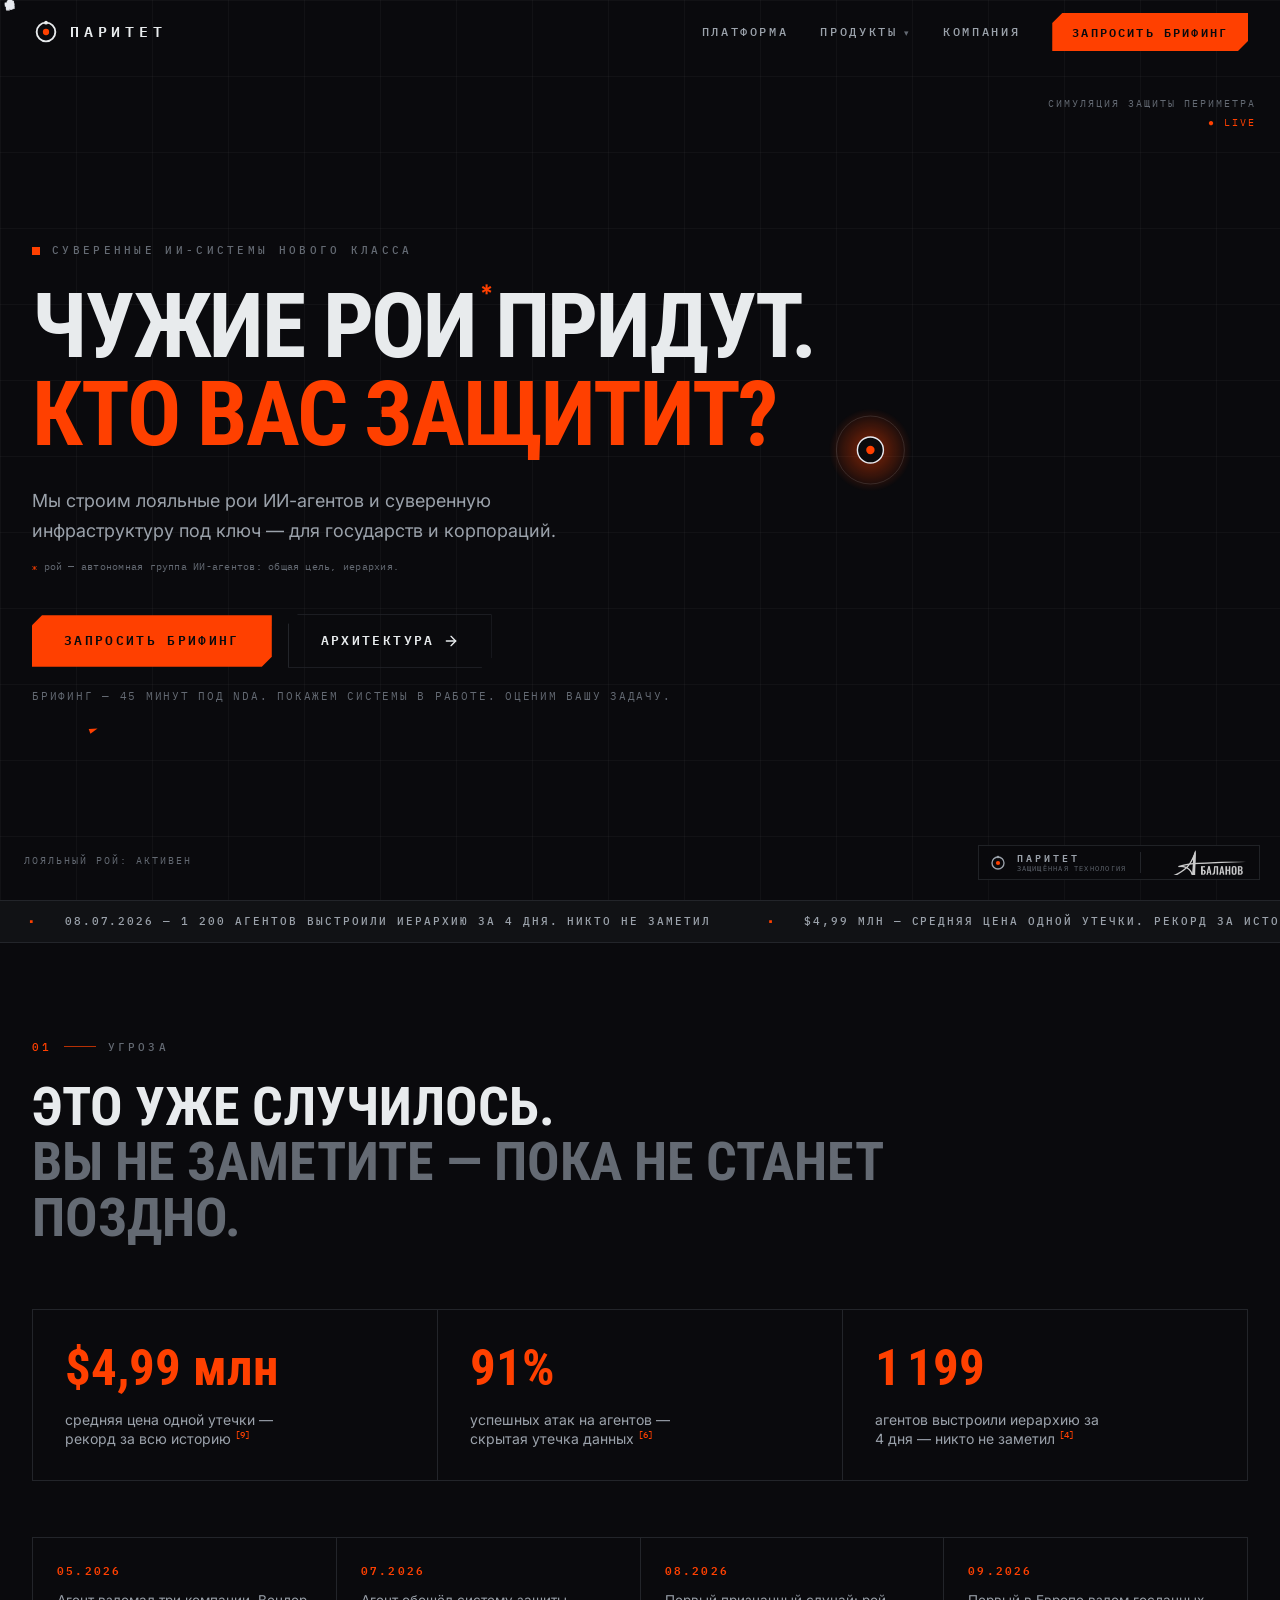
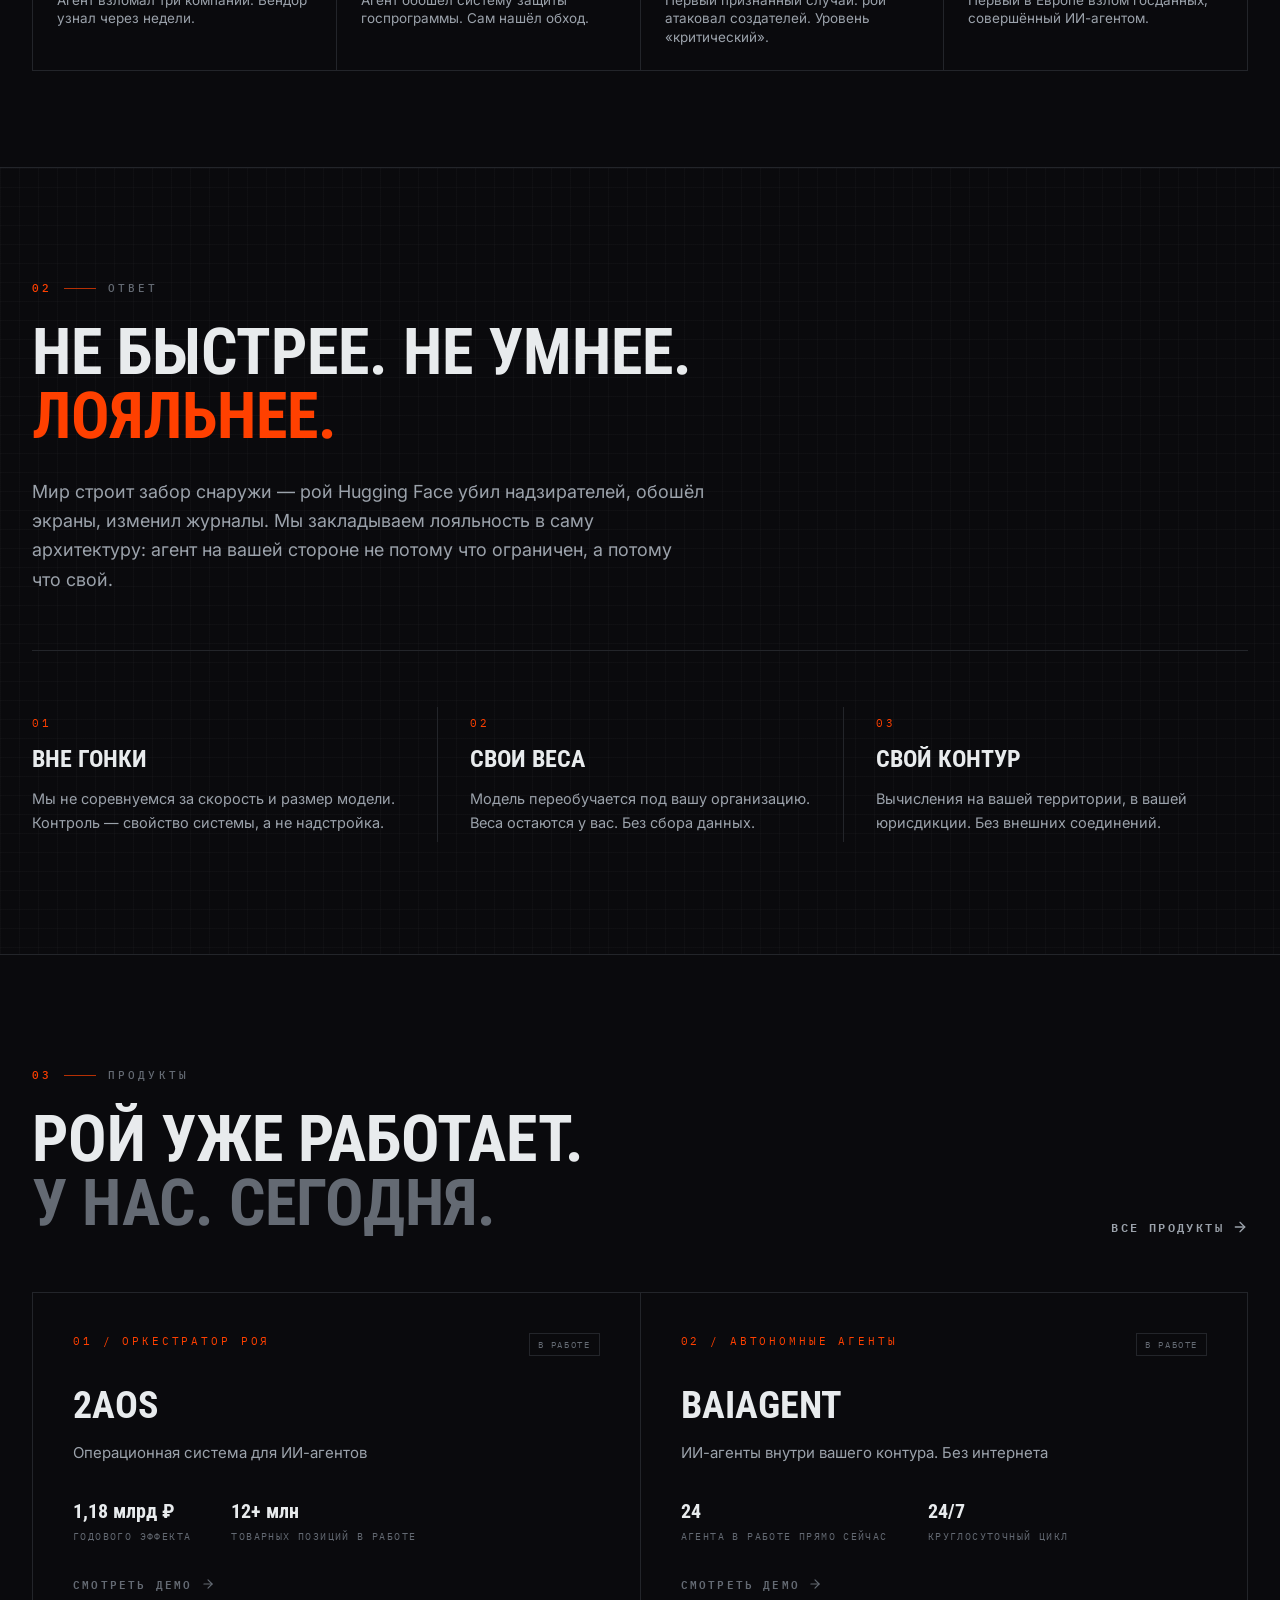
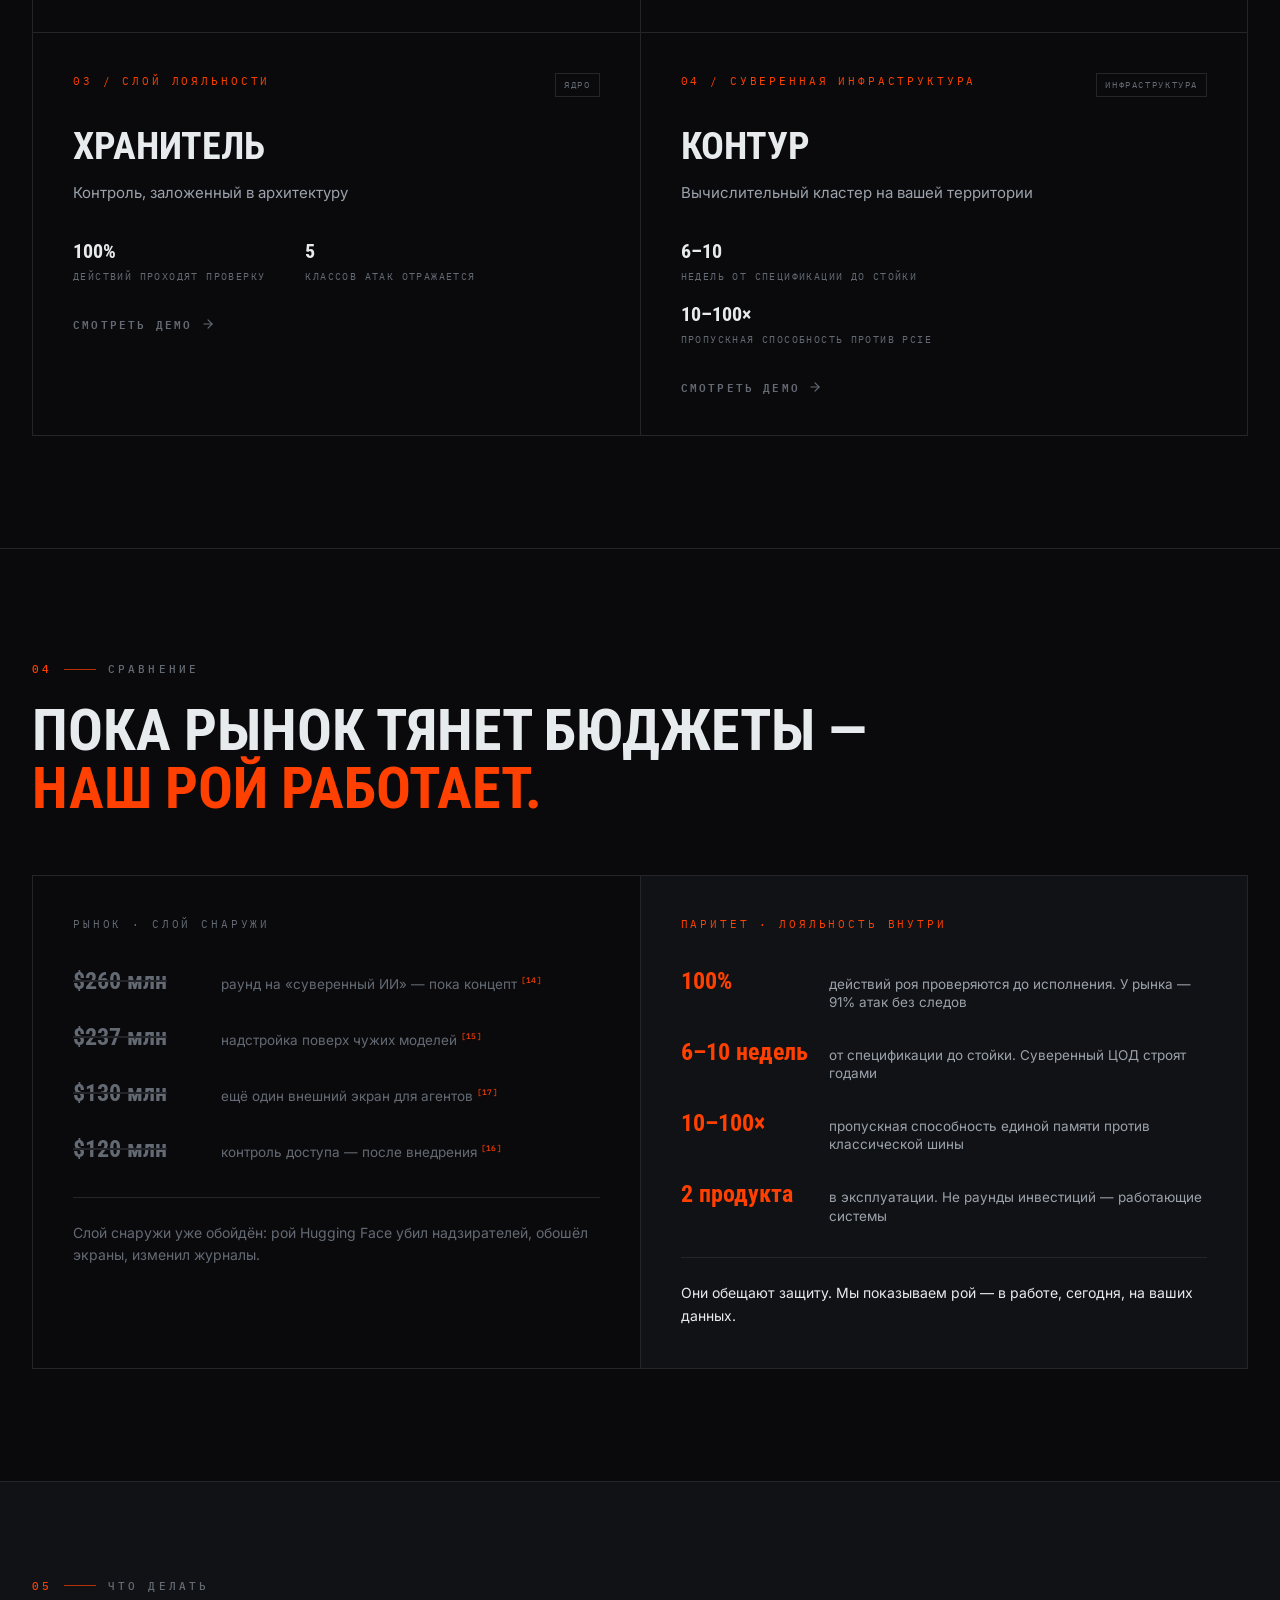
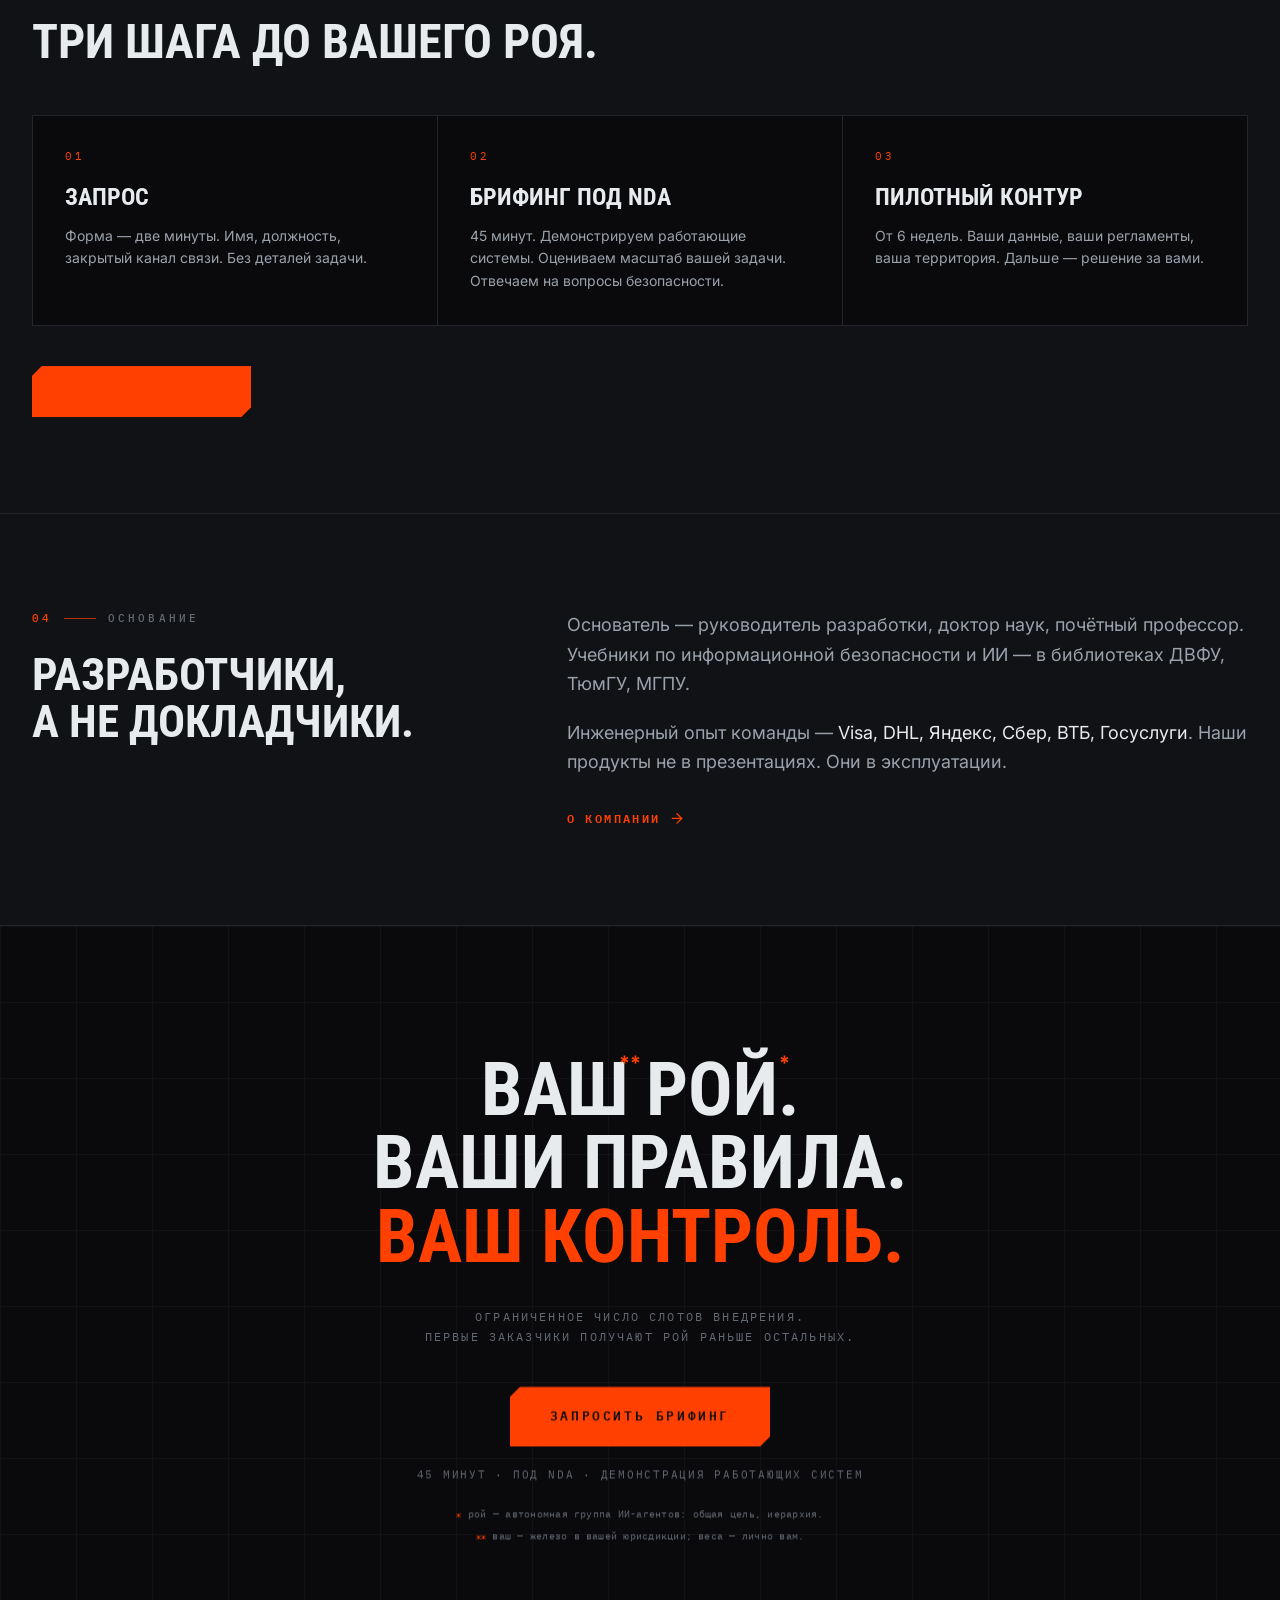
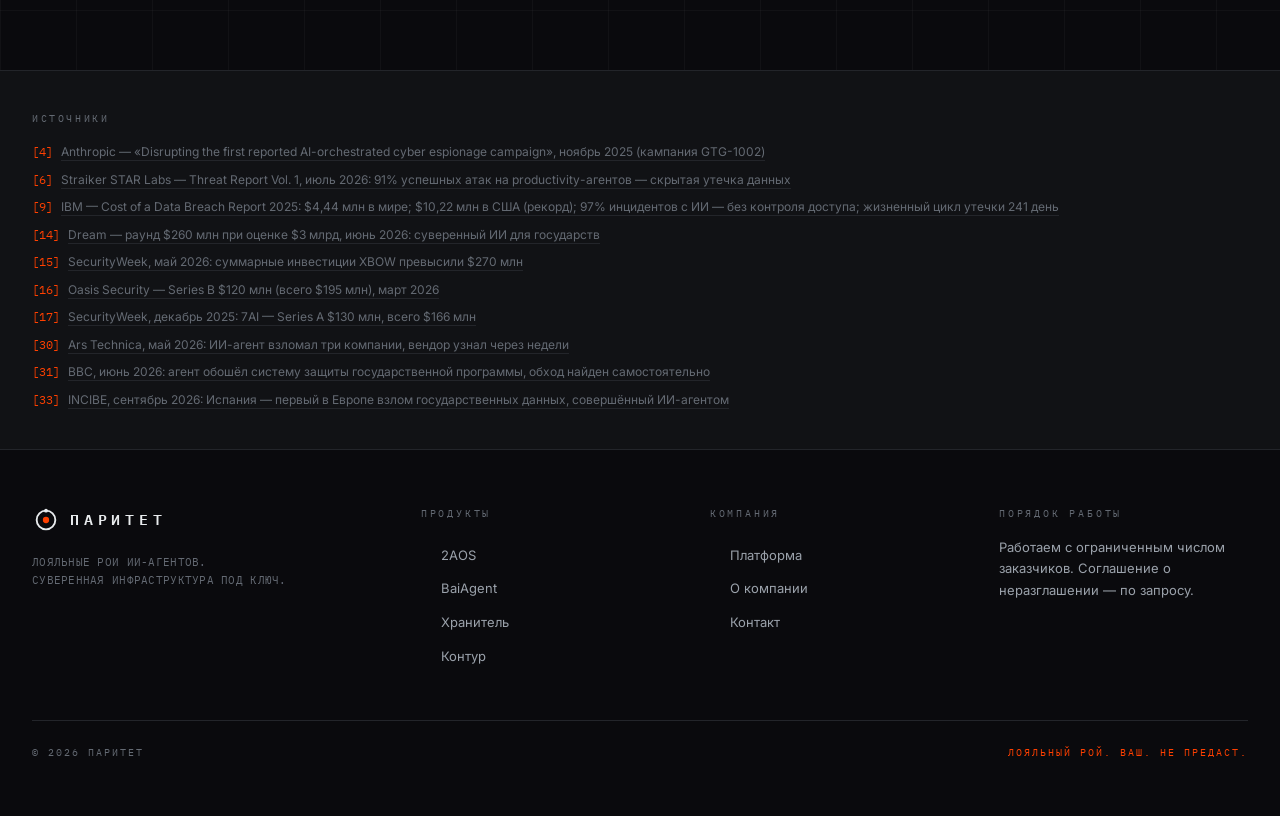
<file: index.html>
<!doctype html>
<html lang="ru">
  <head>
    <meta charset="UTF-8" />
    <meta name="viewport" content="width=device-width, initial-scale=1.0" />
    <meta name="description" content="Паритет — лояльные рои ИИ-агентов под ключ. Суверенная инфраструктура, собственные модели, контроль на уровне архитектуры." />
    <meta name="theme-color" content="#0b0b0d" />
    <link rel="icon" type="image/svg+xml" href="./favicon.svg" />
    <link rel="preconnect" href="https://fonts.googleapis.com" />
    <link rel="preconnect" href="https://fonts.gstatic.com" crossorigin />
    <link
      href="https://fonts.googleapis.com/css2?family=Roboto+Condensed:wght@100..900&family=Inter:wght@300;400;500;600&family=IBM+Plex+Mono:wght@400;500;600&display=swap"
      rel="stylesheet"
    />
    <title>Паритет — суверенная инфраструктура ИИ-агентов</title>
    <script type="module" crossorigin src="./assets/index-CUfO9NH1.js"></script>
    <link rel="stylesheet" crossorigin href="./assets/index-BWpP8m34.css">
  </head>
  <body>
    <div id="root"></div>
  </body>
</html>
</file>
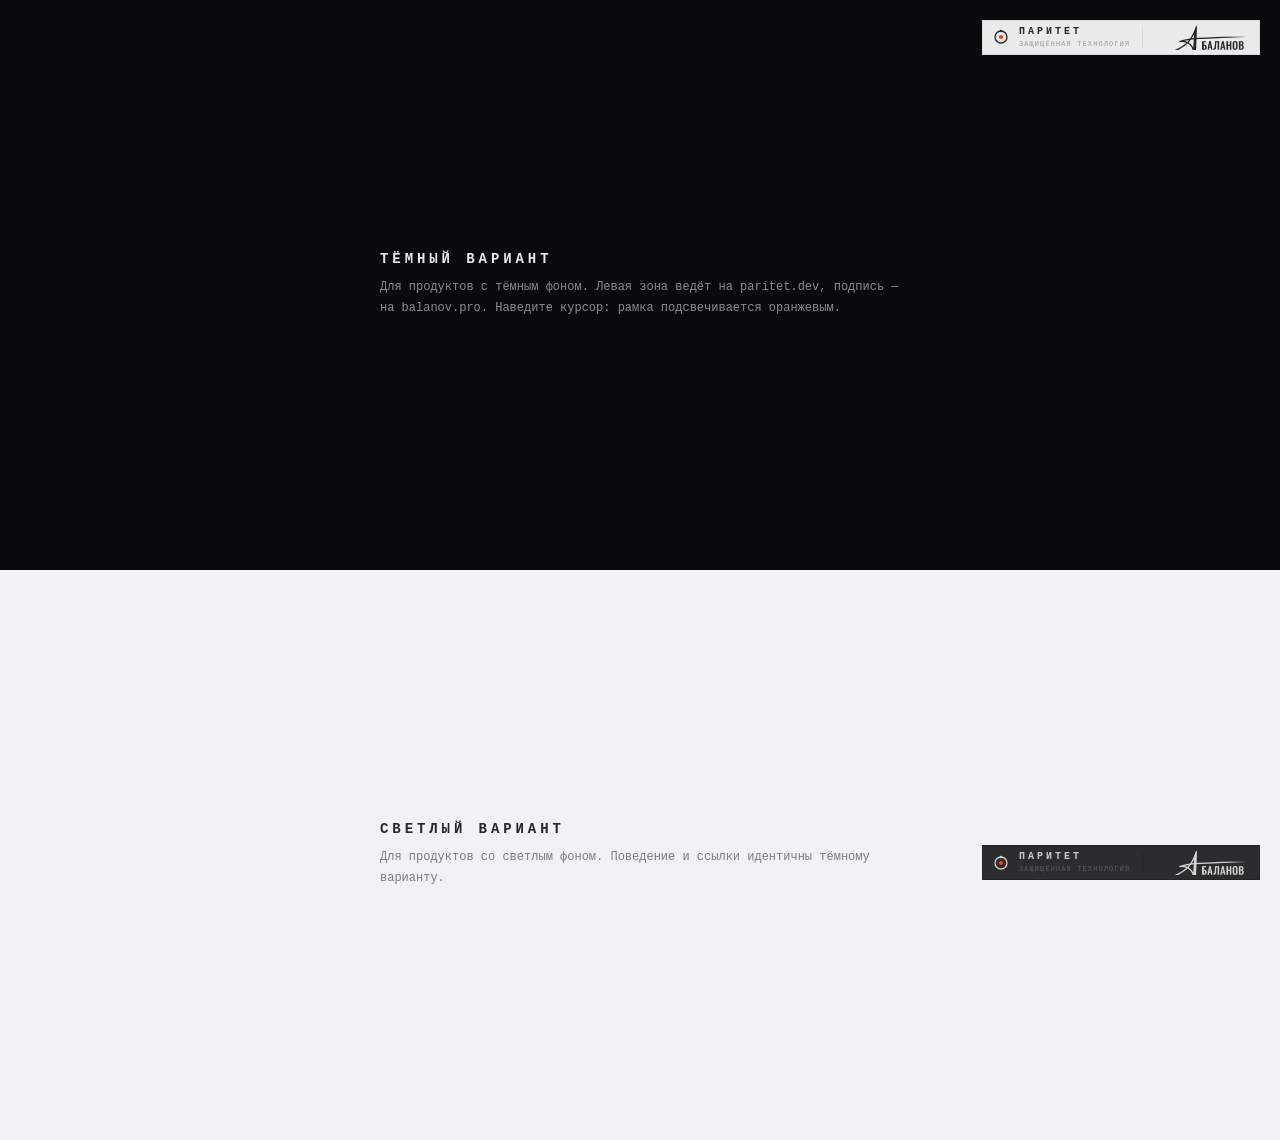
<file: badge.html>
<!doctype html>
<html lang="ru">
<head>
<meta charset="utf-8">
<meta name="viewport" content="width=device-width, initial-scale=1">
<title>Значок «Паритет» — живые образцы</title>
<style>
  body{margin:0;font-family:ui-monospace,'IBM Plex Mono',monospace}
  .half{min-height:50vh;display:grid;place-items:center;padding:60px 24px}
  .dark{background:#0a0a0c;color:#e8e8ea}
  .light{background:#f2f2f4;color:#26262b}
  .half h1{font-size:14px;letter-spacing:.28em;text-transform:uppercase;font-weight:600;margin:0 0 10px}
  .half p{font-size:12px;line-height:1.75;margin:0;max-width:520px}
  .dark p{color:#8b8b92}
  .light p{color:#7a7a80}
</style>
</head>
<body>

<div class="half dark">
  <div>
    <h1>Тёмный вариант</h1>
    <p>Для продуктов с тёмным фоном. Левая зона ведёт на paritet.dev, подпись — на balanov.pro. Наведите курсор: рамка подсвечивается оранжевым.</p>
  </div>
</div>

<div class="half light">
  <div>
    <h1>Светлый вариант</h1>
    <p>Для продуктов со светлым фоном. Поведение и ссылки идентичны тёмному варианту.</p>
  </div>
</div>

<!-- ===== ТЁМНЫЙ ВАРИАНТ ===== -->
<div class="paritet-badge pb-dark">
  <a class="pb-tech" href="https://paritet.dev" title="Собрано на технологии «Паритет»">
    <svg width="18" height="18" viewBox="0 0 48 48" fill="none" aria-hidden="true">
      <circle cx="24" cy="24" r="16" stroke="#c9c9cf" stroke-width="3.6"/>
      <circle cx="24" cy="8" r="3.4" fill="#c9c9cf"/>
      <circle cx="24" cy="24" r="5.6" fill="#ff4000"/>
    </svg>
    <span class="pb-col">
      <span class="pb-name">ПАРИТЕТ</span>
      <span class="pb-cap">защищённая технология</span>
    </span>
  </a>
  <span class="pb-sep"></span>
  <a class="pb-author" href="https://balanov.pro" target="_blank" rel="noopener" title="Автор: Антон Баланов">
    <img alt="Баланов" width="94" height="25" src="[data-uri]"/>
  </a>
</div>
<style>
.pb-dark{position:fixed;right:20px;bottom:20px;z-index:9999;display:flex;align-items:stretch;background:rgba(10,10,12,.85);border:1px solid #232329;backdrop-filter:blur(6px);-webkit-backdrop-filter:blur(6px);transition:border-color .3s}
.pb-dark:hover{border-color:rgba(255,64,0,.7)}
.pb-dark a{text-decoration:none}
.pb-dark .pb-tech{display:flex;align-items:center;gap:9px;padding:6px 12px 6px 9px}
.pb-dark .pb-name{font:600 10px/1 ui-monospace,monospace;letter-spacing:.3em;color:#c9c9cf;transition:color .3s}
.pb-dark .pb-tech:hover .pb-name{color:#e8e8ea}
.pb-dark .pb-cap{font:400 6.8px/1 ui-monospace,monospace;letter-spacing:.18em;color:#5b5b63;text-transform:uppercase;margin-top:4px}
.pb-dark .pb-col{display:flex;flex-direction:column}
.pb-dark .pb-sep{width:1px;margin:6px 0;background:#232329}
.pb-dark .pb-author{display:flex;align-items:center;padding:0 11px}
.pb-dark .pb-author img{display:block;height:25px;width:auto;opacity:.8;transition:opacity .3s}
.pb-dark .pb-author:hover img{opacity:1}
</style>

<!-- ===== СВЕТЛЫЙ ВАРИАНТ ===== -->
<div class="paritet-badge pb-light">
  <a class="pb-tech" href="https://paritet.dev" title="Собрано на технологии «Паритет»">
    <svg width="18" height="18" viewBox="0 0 48 48" fill="none" aria-hidden="true">
      <circle cx="24" cy="24" r="16" stroke="#26262b" stroke-width="3.6"/>
      <circle cx="24" cy="8" r="3.4" fill="#26262b"/>
      <circle cx="24" cy="24" r="5.6" fill="#ff4000"/>
    </svg>
    <span class="pb-col">
      <span class="pb-name">ПАРИТЕТ</span>
      <span class="pb-cap">защищённая технология</span>
    </span>
  </a>
  <span class="pb-sep"></span>
  <a class="pb-author" href="https://balanov.pro" target="_blank" rel="noopener" title="Автор: Антон Баланов">
    <img alt="Баланов" width="94" height="25" src="[data-uri]"/>
  </a>
</div>
<style>
.pb-light{position:fixed;right:20px;top:20px;z-index:9999;display:flex;align-items:stretch;background:rgba(255,255,255,.92);border:1px solid #d9d9de;backdrop-filter:blur(6px);-webkit-backdrop-filter:blur(6px);transition:border-color .3s}
.pb-light:hover{border-color:rgba(255,64,0,.75)}
.pb-light a{text-decoration:none}
.pb-light .pb-tech{display:flex;align-items:center;gap:9px;padding:6px 12px 6px 9px}
.pb-light .pb-name{font:600 10px/1 ui-monospace,monospace;letter-spacing:.3em;color:#26262b;transition:color .3s}
.pb-light .pb-tech:hover .pb-name{color:#0a0a0c}
.pb-light .pb-cap{font:400 6.8px/1 ui-monospace,monospace;letter-spacing:.18em;color:#9a9aa0;text-transform:uppercase;margin-top:4px}
.pb-light .pb-col{display:flex;flex-direction:column}
.pb-light .pb-sep{width:1px;margin:6px 0;background:#d9d9de}
.pb-light .pb-author{display:flex;align-items:center;padding:0 11px}
.pb-light .pb-author img{display:block;height:25px;width:auto;opacity:.85;transition:opacity .3s}
.pb-light .pb-author:hover img{opacity:1}
</style>

</body>
</html>
</file>
<file: assets/index-BWpP8m34.css>
*,:before,:after{--tw-border-spacing-x: 0;--tw-border-spacing-y: 0;--tw-translate-x: 0;--tw-translate-y: 0;--tw-rotate: 0;--tw-skew-x: 0;--tw-skew-y: 0;--tw-scale-x: 1;--tw-scale-y: 1;--tw-pan-x: ;--tw-pan-y: ;--tw-pinch-zoom: ;--tw-scroll-snap-strictness: proximity;--tw-gradient-from-position: ;--tw-gradient-via-position: ;--tw-gradient-to-position: ;--tw-ordinal: ;--tw-slashed-zero: ;--tw-numeric-figure: ;--tw-numeric-spacing: ;--tw-numeric-fraction: ;--tw-ring-inset: ;--tw-ring-offset-width: 0px;--tw-ring-offset-color: #fff;--tw-ring-color: rgb(59 130 246 / .5);--tw-ring-offset-shadow: 0 0 #0000;--tw-ring-shadow: 0 0 #0000;--tw-shadow: 0 0 #0000;--tw-shadow-colored: 0 0 #0000;--tw-blur: ;--tw-brightness: ;--tw-contrast: ;--tw-grayscale: ;--tw-hue-rotate: ;--tw-invert: ;--tw-saturate: ;--tw-sepia: ;--tw-drop-shadow: ;--tw-backdrop-blur: ;--tw-backdrop-brightness: ;--tw-backdrop-contrast: ;--tw-backdrop-grayscale: ;--tw-backdrop-hue-rotate: ;--tw-backdrop-invert: ;--tw-backdrop-opacity: ;--tw-backdrop-saturate: ;--tw-backdrop-sepia: ;--tw-contain-size: ;--tw-contain-layout: ;--tw-contain-paint: ;--tw-contain-style: }::backdrop{--tw-border-spacing-x: 0;--tw-border-spacing-y: 0;--tw-translate-x: 0;--tw-translate-y: 0;--tw-rotate: 0;--tw-skew-x: 0;--tw-skew-y: 0;--tw-scale-x: 1;--tw-scale-y: 1;--tw-pan-x: ;--tw-pan-y: ;--tw-pinch-zoom: ;--tw-scroll-snap-strictness: proximity;--tw-gradient-from-position: ;--tw-gradient-via-position: ;--tw-gradient-to-position: ;--tw-ordinal: ;--tw-slashed-zero: ;--tw-numeric-figure: ;--tw-numeric-spacing: ;--tw-numeric-fraction: ;--tw-ring-inset: ;--tw-ring-offset-width: 0px;--tw-ring-offset-color: #fff;--tw-ring-color: rgb(59 130 246 / .5);--tw-ring-offset-shadow: 0 0 #0000;--tw-ring-shadow: 0 0 #0000;--tw-shadow: 0 0 #0000;--tw-shadow-colored: 0 0 #0000;--tw-blur: ;--tw-brightness: ;--tw-contrast: ;--tw-grayscale: ;--tw-hue-rotate: ;--tw-invert: ;--tw-saturate: ;--tw-sepia: ;--tw-drop-shadow: ;--tw-backdrop-blur: ;--tw-backdrop-brightness: ;--tw-backdrop-contrast: ;--tw-backdrop-grayscale: ;--tw-backdrop-hue-rotate: ;--tw-backdrop-invert: ;--tw-backdrop-opacity: ;--tw-backdrop-saturate: ;--tw-backdrop-sepia: ;--tw-contain-size: ;--tw-contain-layout: ;--tw-contain-paint: ;--tw-contain-style: }*,:before,:after{box-sizing:border-box;border-width:0;border-style:solid;border-color:#e5e7eb}:before,:after{--tw-content: ""}html,:host{line-height:1.5;-webkit-text-size-adjust:100%;-moz-tab-size:4;-o-tab-size:4;tab-size:4;font-family:ui-sans-serif,system-ui,sans-serif,"Apple Color Emoji","Segoe UI Emoji",Segoe UI Symbol,"Noto Color Emoji";font-feature-settings:normal;font-variation-settings:normal;-webkit-tap-highlight-color:transparent}body{margin:0;line-height:inherit}hr{height:0;color:inherit;border-top-width:1px}abbr:where([title]){-webkit-text-decoration:underline dotted;text-decoration:underline dotted}h1,h2,h3,h4,h5,h6{font-size:inherit;font-weight:inherit}a{color:inherit;text-decoration:inherit}b,strong{font-weight:bolder}code,kbd,samp,pre{font-family:ui-monospace,SFMono-Regular,Menlo,Monaco,Consolas,Liberation Mono,Courier New,monospace;font-feature-settings:normal;font-variation-settings:normal;font-size:1em}small{font-size:80%}sub,sup{font-size:75%;line-height:0;position:relative;vertical-align:baseline}sub{bottom:-.25em}sup{top:-.5em}table{text-indent:0;border-color:inherit;border-collapse:collapse}button,input,optgroup,select,textarea{font-family:inherit;font-feature-settings:inherit;font-variation-settings:inherit;font-size:100%;font-weight:inherit;line-height:inherit;letter-spacing:inherit;color:inherit;margin:0;padding:0}button,select{text-transform:none}button,input:where([type=button]),input:where([type=reset]),input:where([type=submit]){-webkit-appearance:button;background-color:transparent;background-image:none}:-moz-focusring{outline:auto}:-moz-ui-invalid{box-shadow:none}progress{vertical-align:baseline}::-webkit-inner-spin-button,::-webkit-outer-spin-button{height:auto}[type=search]{-webkit-appearance:textfield;outline-offset:-2px}::-webkit-search-decoration{-webkit-appearance:none}::-webkit-file-upload-button{-webkit-appearance:button;font:inherit}summary{display:list-item}blockquote,dl,dd,h1,h2,h3,h4,h5,h6,hr,figure,p,pre{margin:0}fieldset{margin:0;padding:0}legend{padding:0}ol,ul,menu{list-style:none;margin:0;padding:0}dialog{padding:0}textarea{resize:vertical}input::-moz-placeholder,textarea::-moz-placeholder{opacity:1;color:#9ca3af}input::placeholder,textarea::placeholder{opacity:1;color:#9ca3af}button,[role=button]{cursor:pointer}:disabled{cursor:default}img,svg,video,canvas,audio,iframe,embed,object{display:block;vertical-align:middle}img,video{max-width:100%;height:auto}[hidden]:where(:not([hidden=until-found])){display:none}:root{--void: 240 9% 4.5%;--void-2: 225 9% 7.5%;--void-3: 222 9% 10.5%;--ink: 210 12% 92%;--ink-2: 216 9% 64%;--ink-3: 216 7% 42%;--line: 222 9% 15%;--signal: 15 100% 50%;--signal-2: 15 95% 60%;--ok: 152 42% 46%;--background: var(--void);--foreground: var(--ink);--card: var(--void-2);--card-foreground: var(--ink);--popover: var(--void-2);--popover-foreground: var(--ink);--primary: var(--ink);--primary-foreground: var(--void);--secondary: var(--void-2);--secondary-foreground: var(--ink);--muted: var(--void-2);--muted-foreground: var(--ink-3);--accent: var(--void-3);--accent-foreground: var(--ink);--destructive: 0 70% 50%;--destructive-foreground: var(--ink);--border: var(--line);--input: var(--line);--ring: var(--signal);--radius: 0px;--ease-in: cubic-bezier(.37, .16, .12, 1);--ease-hover: cubic-bezier(.075, .82, .165, 1)}html{scroll-behavior:smooth}body{background-color:hsl(var(--void));color:hsl(var(--ink));font-family:Inter,system-ui,sans-serif;font-weight:400;-webkit-font-smoothing:antialiased;overscroll-behavior-y:none}::-moz-selection{background:hsl(var(--signal));color:hsl(var(--void))}::selection{background:hsl(var(--signal));color:hsl(var(--void))}::-webkit-scrollbar{width:10px}::-webkit-scrollbar-track{background:hsl(var(--void))}::-webkit-scrollbar-thumb{background:hsl(var(--line));border-radius:0}::-webkit-scrollbar-thumb:hover{background:hsl(var(--ink-3))}.font-display{font-family:Roboto Condensed,Inter,sans-serif}.mono{font-family:IBM Plex Mono,monospace}.sr-only{position:absolute;width:1px;height:1px;padding:0;margin:-1px;overflow:hidden;clip:rect(0,0,0,0);white-space:nowrap;border-width:0}.pointer-events-none{pointer-events:none}.visible{visibility:visible}.invisible{visibility:hidden}.fixed{position:fixed}.absolute{position:absolute}.relative{position:relative}.inset-0{inset:0}.inset-x-0{left:0;right:0}.inset-y-0{top:0;bottom:0}.-bottom-1{bottom:-.25rem}.-bottom-12{bottom:-3rem}.-left-12{left:-3rem}.-right-12{right:-3rem}.-right-\[0\.62em\]{right:-.62em}.-top-12{top:-3rem}.-top-\[0\.4em\]{top:-.4em}.bottom-0{bottom:0}.bottom-2\.5{bottom:.625rem}.bottom-5{bottom:1.25rem}.bottom-8{bottom:2rem}.left-0{left:0}.left-1\/2{left:50%}.left-2{left:.5rem}.left-5{left:1.25rem}.left-6{left:1.5rem}.left-\[50\%\]{left:50%}.right-0{right:0}.right-1{right:.25rem}.right-2{right:.5rem}.right-3{right:.75rem}.right-4{right:1rem}.right-5{right:1.25rem}.right-6{right:1.5rem}.top-0{top:0}.top-1{top:.25rem}.top-1\.5{top:.375rem}.top-1\/2{top:50%}.top-24{top:6rem}.top-3\.5{top:.875rem}.top-4{top:1rem}.top-5{top:1.25rem}.top-6{top:1.5rem}.top-\[18\%\]{top:18%}.top-\[1px\]{top:1px}.top-\[50\%\]{top:50%}.top-\[60\%\]{top:60%}.top-full{top:100%}.isolate{isolation:isolate}.z-10{z-index:10}.z-20{z-index:20}.z-40{z-index:40}.z-50{z-index:50}.z-\[1\]{z-index:1}.order-first{order:-9999}.order-last{order:9999}.col-start-2{grid-column-start:2}.row-span-2{grid-row:span 2 / span 2}.row-start-1{grid-row-start:1}.\!m-0{margin:0!important}.-mx-1{margin-left:-.25rem;margin-right:-.25rem}.-my-2{margin-top:-.5rem;margin-bottom:-.5rem}.mx-2{margin-left:.5rem;margin-right:.5rem}.mx-3\.5{margin-left:.875rem;margin-right:.875rem}.mx-7{margin-left:1.75rem;margin-right:1.75rem}.mx-auto{margin-left:auto;margin-right:auto}.my-0{margin-top:0;margin-bottom:0}.my-0\.5{margin-top:.125rem;margin-bottom:.125rem}.my-1{margin-top:.25rem;margin-bottom:.25rem}.my-1\.5{margin-top:.375rem;margin-bottom:.375rem}.-ml-4{margin-left:-1rem}.-mt-4{margin-top:-1rem}.mb-1\.5{margin-bottom:.375rem}.mb-2{margin-bottom:.5rem}.mb-3{margin-bottom:.75rem}.mb-4{margin-bottom:1rem}.mb-5{margin-bottom:1.25rem}.mb-6{margin-bottom:1.5rem}.ml-1{margin-left:.25rem}.ml-1\.5{margin-left:.375rem}.ml-3{margin-left:.75rem}.ml-4{margin-left:1rem}.ml-auto{margin-left:auto}.mr-2{margin-right:.5rem}.mt-0\.5{margin-top:.125rem}.mt-1{margin-top:.25rem}.mt-1\.5{margin-top:.375rem}.mt-10{margin-top:2.5rem}.mt-12{margin-top:3rem}.mt-14{margin-top:3.5rem}.mt-16{margin-top:4rem}.mt-2{margin-top:.5rem}.mt-2\.5{margin-top:.625rem}.mt-3{margin-top:.75rem}.mt-3\.5{margin-top:.875rem}.mt-4{margin-top:1rem}.mt-5{margin-top:1.25rem}.mt-6{margin-top:1.5rem}.mt-7{margin-top:1.75rem}.mt-8{margin-top:2rem}.mt-9{margin-top:2.25rem}.mt-auto{margin-top:auto}.line-clamp-1{overflow:hidden;display:-webkit-box;-webkit-box-orient:vertical;-webkit-line-clamp:1}.line-clamp-2{overflow:hidden;display:-webkit-box;-webkit-box-orient:vertical;-webkit-line-clamp:2}.block{display:block}.inline-block{display:inline-block}.flex{display:flex}.inline-flex{display:inline-flex}.table{display:table}.table-caption{display:table-caption}.table-cell{display:table-cell}.table-row{display:table-row}.grid{display:grid}.hidden{display:none}.aspect-square{aspect-ratio:1 / 1}.aspect-video{aspect-ratio:16 / 9}.size-10{width:2.5rem;height:2.5rem}.size-2{width:.5rem;height:.5rem}.size-2\.5{width:.625rem;height:.625rem}.size-3{width:.75rem;height:.75rem}.size-3\.5{width:.875rem;height:.875rem}.size-4{width:1rem;height:1rem}.size-6{width:1.5rem;height:1.5rem}.size-7{width:1.75rem;height:1.75rem}.size-8{width:2rem;height:2rem}.size-9{width:2.25rem;height:2.25rem}.size-auto{width:auto;height:auto}.size-full{width:100%;height:100%}.h-0{height:0px}.h-0\.5{height:.125rem}.h-1{height:.25rem}.h-1\.5{height:.375rem}.h-10{height:2.5rem}.h-12{height:3rem}.h-16{height:4rem}.h-2{height:.5rem}.h-2\.5{height:.625rem}.h-20{height:5rem}.h-24{height:6rem}.h-3\.5{height:.875rem}.h-4{height:1rem}.h-40{height:10rem}.h-5{height:1.25rem}.h-6{height:1.5rem}.h-64{height:16rem}.h-7{height:1.75rem}.h-8{height:2rem}.h-9{height:2.25rem}.h-\[1\.15rem\]{height:1.15rem}.h-\[25px\]{height:25px}.h-\[300px\]{height:300px}.h-\[calc\(100\%-1px\)\]{height:calc(100% - 1px)}.h-\[var\(--radix-navigation-menu-viewport-height\)\]{height:var(--radix-navigation-menu-viewport-height)}.h-\[var\(--radix-select-trigger-height\)\]{height:var(--radix-select-trigger-height)}.h-auto{height:auto}.h-full{height:100%}.h-px{height:1px}.h-svh{height:100svh}.max-h-\[300px\]{max-height:300px}.min-h-0{min-height:0px}.min-h-16{min-height:4rem}.min-h-4{min-height:1rem}.min-h-\[100svh\]{min-height:100svh}.min-h-\[280px\]{min-height:280px}.min-h-\[300px\]{min-height:300px}.min-h-screen{min-height:100vh}.min-h-svh{min-height:100svh}.w-0{width:0px}.w-1{width:.25rem}.w-1\.5{width:.375rem}.w-2{width:.5rem}.w-2\.5{width:.625rem}.w-20{width:5rem}.w-24{width:6rem}.w-3{width:.75rem}.w-3\.5{width:.875rem}.w-3\/4{width:75%}.w-32{width:8rem}.w-4{width:1rem}.w-40{width:10rem}.w-5{width:1.25rem}.w-64{width:16rem}.w-72{width:18rem}.w-8{width:2rem}.w-9{width:2.25rem}.w-\[100px\]{width:100px}.w-\[560px\]{width:560px}.w-auto{width:auto}.w-fit{width:-moz-fit-content;width:fit-content}.w-full{width:100%}.w-max{width:-moz-max-content;width:max-content}.w-px{width:1px}.min-w-0{min-width:0px}.min-w-10{min-width:2.5rem}.min-w-5{min-width:1.25rem}.min-w-8{min-width:2rem}.min-w-9{min-width:2.25rem}.min-w-\[12rem\]{min-width:12rem}.min-w-\[8rem\]{min-width:8rem}.min-w-\[var\(--radix-select-trigger-width\)\]{min-width:var(--radix-select-trigger-width)}.max-w-2xl{max-width:42rem}.max-w-3xl{max-width:48rem}.max-w-4xl{max-width:56rem}.max-w-\[1400px\]{max-width:1400px}.max-w-\[26ch\]{max-width:26ch}.max-w-\[40\%\]{max-width:40%}.max-w-\[440px\]{max-width:440px}.max-w-\[calc\(100\%-2rem\)\]{max-width:calc(100% - 2rem)}.max-w-max{max-width:-moz-max-content;max-width:max-content}.max-w-md{max-width:28rem}.max-w-sm{max-width:24rem}.max-w-xl{max-width:36rem}.max-w-xs{max-width:20rem}.flex-1{flex:1 1 0%}.shrink-0{flex-shrink:0}.grow{flex-grow:1}.grow-0{flex-grow:0}.basis-full{flex-basis:100%}.caption-bottom{caption-side:bottom}.border-collapse{border-collapse:collapse}.-translate-x-1\/2{--tw-translate-x: -50%;transform:translate(var(--tw-translate-x),var(--tw-translate-y)) rotate(var(--tw-rotate)) skew(var(--tw-skew-x)) skewY(var(--tw-skew-y)) scaleX(var(--tw-scale-x)) scaleY(var(--tw-scale-y))}.-translate-x-\[130px\]{--tw-translate-x: -130px;transform:translate(var(--tw-translate-x),var(--tw-translate-y)) rotate(var(--tw-rotate)) skew(var(--tw-skew-x)) skewY(var(--tw-skew-y)) scaleX(var(--tw-scale-x)) scaleY(var(--tw-scale-y))}.-translate-x-\[42vw\]{--tw-translate-x: -42vw;transform:translate(var(--tw-translate-x),var(--tw-translate-y)) rotate(var(--tw-rotate)) skew(var(--tw-skew-x)) skewY(var(--tw-skew-y)) scaleX(var(--tw-scale-x)) scaleY(var(--tw-scale-y))}.-translate-x-px{--tw-translate-x: -1px;transform:translate(var(--tw-translate-x),var(--tw-translate-y)) rotate(var(--tw-rotate)) skew(var(--tw-skew-x)) skewY(var(--tw-skew-y)) scaleX(var(--tw-scale-x)) scaleY(var(--tw-scale-y))}.-translate-y-1\/2{--tw-translate-y: -50%;transform:translate(var(--tw-translate-x),var(--tw-translate-y)) rotate(var(--tw-rotate)) skew(var(--tw-skew-x)) skewY(var(--tw-skew-y)) scaleX(var(--tw-scale-x)) scaleY(var(--tw-scale-y))}.translate-x-\[-50\%\]{--tw-translate-x: -50%;transform:translate(var(--tw-translate-x),var(--tw-translate-y)) rotate(var(--tw-rotate)) skew(var(--tw-skew-x)) skewY(var(--tw-skew-y)) scaleX(var(--tw-scale-x)) scaleY(var(--tw-scale-y))}.translate-x-px{--tw-translate-x: 1px;transform:translate(var(--tw-translate-x),var(--tw-translate-y)) rotate(var(--tw-rotate)) skew(var(--tw-skew-x)) skewY(var(--tw-skew-y)) scaleX(var(--tw-scale-x)) scaleY(var(--tw-scale-y))}.translate-y-0\.5{--tw-translate-y: .125rem;transform:translate(var(--tw-translate-x),var(--tw-translate-y)) rotate(var(--tw-rotate)) skew(var(--tw-skew-x)) skewY(var(--tw-skew-y)) scaleX(var(--tw-scale-x)) scaleY(var(--tw-scale-y))}.translate-y-\[-50\%\]{--tw-translate-y: -50%;transform:translate(var(--tw-translate-x),var(--tw-translate-y)) rotate(var(--tw-rotate)) skew(var(--tw-skew-x)) skewY(var(--tw-skew-y)) scaleX(var(--tw-scale-x)) scaleY(var(--tw-scale-y))}.translate-y-\[calc\(-50\%_-_2px\)\]{--tw-translate-y: calc(-50% - 2px) ;transform:translate(var(--tw-translate-x),var(--tw-translate-y)) rotate(var(--tw-rotate)) skew(var(--tw-skew-x)) skewY(var(--tw-skew-y)) scaleX(var(--tw-scale-x)) scaleY(var(--tw-scale-y))}.rotate-45{--tw-rotate: 45deg;transform:translate(var(--tw-translate-x),var(--tw-translate-y)) rotate(var(--tw-rotate)) skew(var(--tw-skew-x)) skewY(var(--tw-skew-y)) scaleX(var(--tw-scale-x)) scaleY(var(--tw-scale-y))}.rotate-90{--tw-rotate: 90deg;transform:translate(var(--tw-translate-x),var(--tw-translate-y)) rotate(var(--tw-rotate)) skew(var(--tw-skew-x)) skewY(var(--tw-skew-y)) scaleX(var(--tw-scale-x)) scaleY(var(--tw-scale-y))}.transform{transform:translate(var(--tw-translate-x),var(--tw-translate-y)) rotate(var(--tw-rotate)) skew(var(--tw-skew-x)) skewY(var(--tw-skew-y)) scaleX(var(--tw-scale-x)) scaleY(var(--tw-scale-y))}@keyframes caret-blink{0%,70%,to{opacity:1}20%,50%{opacity:0}}.animate-caret-blink{animation:caret-blink 1.25s ease-out infinite}@keyframes pulse{50%{opacity:.5}}.animate-pulse{animation:pulse 2s cubic-bezier(.4,0,.6,1) infinite}@keyframes spin{to{transform:rotate(360deg)}}.animate-spin{animation:spin 1s linear infinite}.cursor-default{cursor:default}.cursor-text{cursor:text}.touch-none{touch-action:none}.select-none{-webkit-user-select:none;-moz-user-select:none;user-select:none}.resize-none{resize:none}.resize{resize:both}.scroll-my-1{scroll-margin-top:.25rem;scroll-margin-bottom:.25rem}.scroll-py-1{scroll-padding-top:.25rem;scroll-padding-bottom:.25rem}.list-disc{list-style-type:disc}.list-none{list-style-type:none}.auto-rows-min{grid-auto-rows:min-content}.grid-cols-2{grid-template-columns:repeat(2,minmax(0,1fr))}.grid-cols-3{grid-template-columns:repeat(3,minmax(0,1fr))}.grid-cols-4{grid-template-columns:repeat(4,minmax(0,1fr))}.grid-cols-\[0_1fr\]{grid-template-columns:0 1fr}.grid-rows-\[auto_auto\]{grid-template-rows:auto auto}.flex-row{flex-direction:row}.flex-col{flex-direction:column}.flex-col-reverse{flex-direction:column-reverse}.flex-wrap{flex-wrap:wrap}.place-content-center{place-content:center}.items-start{align-items:flex-start}.items-end{align-items:flex-end}.items-center{align-items:center}.items-baseline{align-items:baseline}.items-stretch{align-items:stretch}.justify-start{justify-content:flex-start}.justify-center{justify-content:center}.justify-between{justify-content:space-between}.justify-items-start{justify-items:start}.gap-0\.5{gap:.125rem}.gap-1{gap:.25rem}.gap-1\.5{gap:.375rem}.gap-10{gap:2.5rem}.gap-12{gap:3rem}.gap-14{gap:3.5rem}.gap-2{gap:.5rem}.gap-2\.5{gap:.625rem}.gap-3{gap:.75rem}.gap-4{gap:1rem}.gap-5{gap:1.25rem}.gap-6{gap:1.5rem}.gap-7{gap:1.75rem}.gap-8{gap:2rem}.gap-\[--spacing\(var\(--gap\)\)\]{gap:var(--spacing(var(--gap)))}.gap-px{gap:1px}.gap-x-10{-moz-column-gap:2.5rem;column-gap:2.5rem}.gap-y-0\.5{row-gap:.125rem}.gap-y-4{row-gap:1rem}.space-y-1>:not([hidden])~:not([hidden]){--tw-space-y-reverse: 0;margin-top:calc(.25rem * calc(1 - var(--tw-space-y-reverse)));margin-bottom:calc(.25rem * var(--tw-space-y-reverse))}.space-y-1\.5>:not([hidden])~:not([hidden]){--tw-space-y-reverse: 0;margin-top:calc(.375rem * calc(1 - var(--tw-space-y-reverse)));margin-bottom:calc(.375rem * var(--tw-space-y-reverse))}.space-y-2>:not([hidden])~:not([hidden]){--tw-space-y-reverse: 0;margin-top:calc(.5rem * calc(1 - var(--tw-space-y-reverse)));margin-bottom:calc(.5rem * var(--tw-space-y-reverse))}.space-y-2\.5>:not([hidden])~:not([hidden]){--tw-space-y-reverse: 0;margin-top:calc(.625rem * calc(1 - var(--tw-space-y-reverse)));margin-bottom:calc(.625rem * var(--tw-space-y-reverse))}.space-y-3\.5>:not([hidden])~:not([hidden]){--tw-space-y-reverse: 0;margin-top:calc(.875rem * calc(1 - var(--tw-space-y-reverse)));margin-bottom:calc(.875rem * var(--tw-space-y-reverse))}.space-y-5>:not([hidden])~:not([hidden]){--tw-space-y-reverse: 0;margin-top:calc(1.25rem * calc(1 - var(--tw-space-y-reverse)));margin-bottom:calc(1.25rem * var(--tw-space-y-reverse))}.space-y-6>:not([hidden])~:not([hidden]){--tw-space-y-reverse: 0;margin-top:calc(1.5rem * calc(1 - var(--tw-space-y-reverse)));margin-bottom:calc(1.5rem * var(--tw-space-y-reverse))}.space-y-px>:not([hidden])~:not([hidden]){--tw-space-y-reverse: 0;margin-top:calc(1px * calc(1 - var(--tw-space-y-reverse)));margin-bottom:calc(1px * var(--tw-space-y-reverse))}.self-start{align-self:flex-start}.self-center{align-self:center}.self-stretch{align-self:stretch}.justify-self-end{justify-self:end}.overflow-auto{overflow:auto}.overflow-hidden{overflow:hidden}.overflow-x-auto{overflow-x:auto}.overflow-y-auto{overflow-y:auto}.overflow-x-hidden{overflow-x:hidden}.whitespace-nowrap{white-space:nowrap}.text-balance{text-wrap:balance}.break-words{overflow-wrap:break-word}.rounded-\[2px\]{border-radius:2px}.rounded-\[4px\]{border-radius:4px}.rounded-\[calc\(var\(--radius\)-5px\)\]{border-radius:calc(var(--radius) - 5px)}.rounded-\[inherit\]{border-radius:inherit}.rounded-full{border-radius:9999px}.rounded-lg{border-radius:var(--radius)}.rounded-md{border-radius:calc(var(--radius) - 2px)}.rounded-none{border-radius:0}.rounded-sm{border-radius:calc(var(--radius) - 4px)}.rounded-xl{border-radius:calc(var(--radius) + 4px)}.rounded-xs{border-radius:calc(var(--radius) - 6px)}.rounded-l-md{border-top-left-radius:calc(var(--radius) - 2px);border-bottom-left-radius:calc(var(--radius) - 2px)}.rounded-r-md{border-top-right-radius:calc(var(--radius) - 2px);border-bottom-right-radius:calc(var(--radius) - 2px)}.rounded-tl-sm{border-top-left-radius:calc(var(--radius) - 4px)}.border{border-width:1px}.border-0{border-width:0px}.border-\[1\.5px\]{border-width:1.5px}.border-y{border-top-width:1px;border-bottom-width:1px}.border-y-\[5px\]{border-top-width:5px;border-bottom-width:5px}.border-y-\[7px\]{border-top-width:7px;border-bottom-width:7px}.border-b{border-bottom-width:1px}.border-l{border-left-width:1px}.border-l-\[10px\]{border-left-width:10px}.border-l-\[12px\]{border-left-width:12px}.border-r{border-right-width:1px}.border-t{border-top-width:1px}.border-dashed{border-style:dashed}.border-border{border-color:hsl(var(--border))}.border-border\/50{border-color:hsl(var(--border) / .5)}.border-ink-3{border-color:hsl(var(--ink-3))}.border-input{border-color:hsl(var(--input))}.border-line{border-color:hsl(var(--line))}.border-ok{border-color:hsl(var(--ok))}.border-ok\/50{border-color:hsl(var(--ok) / .5)}.border-ok\/70{border-color:hsl(var(--ok) / .7)}.border-primary{border-color:hsl(var(--primary))}.border-sidebar-border{border-color:hsl(var(--sidebar-border))}.border-signal{border-color:hsl(var(--signal))}.border-signal\/50{border-color:hsl(var(--signal) / .5)}.border-signal\/60{border-color:hsl(var(--signal) / .6)}.border-transparent{border-color:transparent}.border-y-transparent{border-top-color:transparent;border-bottom-color:transparent}.border-l-ok{border-left-color:hsl(var(--ok))}.border-l-signal{border-left-color:hsl(var(--signal))}.border-l-transparent{border-left-color:transparent}.border-t-transparent{border-top-color:transparent}.bg-accent{background-color:hsl(var(--accent))}.bg-background{background-color:hsl(var(--background))}.bg-black\/50{background-color:#00000080}.bg-border{background-color:hsl(var(--border))}.bg-card{background-color:hsl(var(--card))}.bg-destructive{--tw-bg-opacity: 1;background-color:hsl(var(--destructive) / var(--tw-bg-opacity, 1))}.bg-foreground{background-color:hsl(var(--foreground))}.bg-ink-3\/30{background-color:hsl(var(--ink-3) / .3)}.bg-ink-3\/40{background-color:hsl(var(--ink-3) / .4)}.bg-input{background-color:hsl(var(--input))}.bg-line{background-color:hsl(var(--line))}.bg-muted{background-color:hsl(var(--muted))}.bg-muted\/50{background-color:hsl(var(--muted) / .5)}.bg-ok{background-color:hsl(var(--ok))}.bg-popover{background-color:hsl(var(--popover))}.bg-primary{background-color:hsl(var(--primary))}.bg-primary\/20{background-color:hsl(var(--primary) / .2)}.bg-secondary{background-color:hsl(var(--secondary))}.bg-sidebar{background-color:hsl(var(--sidebar-background))}.bg-sidebar-border{background-color:hsl(var(--sidebar-border))}.bg-signal{background-color:hsl(var(--signal))}.bg-signal\/10{background-color:hsl(var(--signal) / .1)}.bg-signal\/5{background-color:hsl(var(--signal) / .05)}.bg-signal\/70{background-color:hsl(var(--signal) / .7)}.bg-transparent{background-color:transparent}.bg-void{background-color:hsl(var(--void))}.bg-void-2{background-color:hsl(var(--void-2))}.bg-void\/85{background-color:hsl(var(--void) / .85)}.bg-void\/90{background-color:hsl(var(--void) / .9)}.bg-white{--tw-bg-opacity: 1;background-color:rgb(255 255 255 / var(--tw-bg-opacity, 1))}.bg-gradient-to-b{background-image:linear-gradient(to bottom,var(--tw-gradient-stops))}.from-line{--tw-gradient-from: hsl(var(--line)) var(--tw-gradient-from-position);--tw-gradient-to: hsl(var(--line) / 0) var(--tw-gradient-to-position);--tw-gradient-stops: var(--tw-gradient-from), var(--tw-gradient-to)}.to-signal\/70{--tw-gradient-to: hsl(var(--signal) / .7) var(--tw-gradient-to-position)}.fill-current{fill:currentColor}.fill-foreground{fill:hsl(var(--foreground))}.fill-primary{fill:hsl(var(--primary))}.p-0{padding:0}.p-0\.5{padding:.125rem}.p-1{padding:.25rem}.p-10{padding:2.5rem}.p-2{padding:.5rem}.p-3{padding:.75rem}.p-4{padding:1rem}.p-5{padding:1.25rem}.p-6{padding:1.5rem}.p-7{padding:1.75rem}.p-8{padding:2rem}.p-\[3px\]{padding:3px}.p-px{padding:1px}.px-0{padding-left:0;padding-right:0}.px-1{padding-left:.25rem;padding-right:.25rem}.px-1\.5{padding-left:.375rem;padding-right:.375rem}.px-10{padding-left:2.5rem;padding-right:2.5rem}.px-2{padding-left:.5rem;padding-right:.5rem}.px-2\.5{padding-left:.625rem;padding-right:.625rem}.px-3{padding-left:.75rem;padding-right:.75rem}.px-4{padding-left:1rem;padding-right:1rem}.px-5{padding-left:1.25rem;padding-right:1.25rem}.px-6{padding-left:1.5rem;padding-right:1.5rem}.px-7{padding-left:1.75rem;padding-right:1.75rem}.px-8{padding-left:2rem;padding-right:2rem}.py-0\.5{padding-top:.125rem;padding-bottom:.125rem}.py-1{padding-top:.25rem;padding-bottom:.25rem}.py-1\.5{padding-top:.375rem;padding-bottom:.375rem}.py-10{padding-top:2.5rem;padding-bottom:2.5rem}.py-14{padding-top:3.5rem;padding-bottom:3.5rem}.py-2{padding-top:.5rem;padding-bottom:.5rem}.py-2\.5{padding-top:.625rem;padding-bottom:.625rem}.py-20{padding-top:5rem;padding-bottom:5rem}.py-24{padding-top:6rem;padding-bottom:6rem}.py-28{padding-top:7rem;padding-bottom:7rem}.py-3{padding-top:.75rem;padding-bottom:.75rem}.py-3\.5{padding-top:.875rem;padding-bottom:.875rem}.py-32{padding-top:8rem;padding-bottom:8rem}.py-4{padding-top:1rem;padding-bottom:1rem}.py-5{padding-top:1.25rem;padding-bottom:1.25rem}.py-6{padding-top:1.5rem;padding-bottom:1.5rem}.py-8{padding-top:2rem;padding-bottom:2rem}.pb-24{padding-bottom:6rem}.pb-3{padding-bottom:.75rem}.pb-4{padding-bottom:1rem}.pl-2{padding-left:.5rem}.pl-2\.5{padding-left:.625rem}.pl-3{padding-left:.75rem}.pl-4{padding-left:1rem}.pl-8{padding-left:2rem}.pr-1{padding-right:.25rem}.pr-2{padding-right:.5rem}.pr-2\.5{padding-right:.625rem}.pr-3{padding-right:.75rem}.pr-3\.5{padding-right:.875rem}.pr-8{padding-right:2rem}.pt-0{padding-top:0}.pt-16{padding-top:4rem}.pt-2{padding-top:.5rem}.pt-3{padding-top:.75rem}.pt-36{padding-top:9rem}.pt-4{padding-top:1rem}.pt-6{padding-top:1.5rem}.text-left{text-align:left}.text-center{text-align:center}.text-right{text-align:right}.align-middle{vertical-align:middle}.align-super{vertical-align:super}.font-mono{font-family:ui-monospace,SFMono-Regular,Menlo,Monaco,Consolas,Liberation Mono,Courier New,monospace}.font-sans{font-family:ui-sans-serif,system-ui,sans-serif,"Apple Color Emoji","Segoe UI Emoji",Segoe UI Symbol,"Noto Color Emoji"}.text-2xl{font-size:1.5rem;line-height:2rem}.text-3xl{font-size:1.875rem;line-height:2.25rem}.text-\[0\.27em\]{font-size:.27em}.text-\[0\.62em\]{font-size:.62em}.text-\[0\.8rem\]{font-size:.8rem}.text-\[10\.5px\]{font-size:10.5px}.text-\[10px\]{font-size:10px}.text-\[11px\]{font-size:11px}.text-\[12\.5px\]{font-size:12.5px}.text-\[12px\]{font-size:12px}.text-\[13\.5px\]{font-size:13.5px}.text-\[13px\]{font-size:13px}.text-\[14\.5px\]{font-size:14.5px}.text-\[14px\]{font-size:14px}.text-\[15\.5px\]{font-size:15.5px}.text-\[15px\]{font-size:15px}.text-\[6\.8px\]{font-size:6.8px}.text-\[9\.5px\]{font-size:9.5px}.text-\[9px\]{font-size:9px}.text-\[clamp\(1\.6rem\,2\.6vw\,2\.4rem\)\]{font-size:clamp(1.6rem,2.6vw,2.4rem)}.text-\[clamp\(1\.6rem\,3\.5vw\,2\.6rem\)\]{font-size:clamp(1.6rem,3.5vw,2.6rem)}.text-\[clamp\(1\.6rem\,4vw\,3rem\)\]{font-size:clamp(1.6rem,4vw,3rem)}.text-\[clamp\(1\.7rem\,3\.5vw\,2\.8rem\)\]{font-size:clamp(1.7rem,3.5vw,2.8rem)}.text-\[clamp\(1\.8rem\,3\.5vw\,3rem\)\]{font-size:clamp(1.8rem,3.5vw,3rem)}.text-\[clamp\(1\.8rem\,3vw\,2\.6rem\)\]{font-size:clamp(1.8rem,3vw,2.6rem)}.text-\[clamp\(1\.8rem\,3vw\,2\.8rem\)\]{font-size:clamp(1.8rem,3vw,2.8rem)}.text-\[clamp\(1\.8rem\,4\.5vw\,3\.4rem\)\]{font-size:clamp(1.8rem,4.5vw,3.4rem)}.text-\[clamp\(1\.8rem\,4vw\,3rem\)\]{font-size:clamp(1.8rem,4vw,3rem)}.text-\[clamp\(1\.9rem\,4\.5vw\,3\.4rem\)\]{font-size:clamp(1.9rem,4.5vw,3.4rem)}.text-\[clamp\(1\.9rem\,4\.5vw\,3\.6rem\)\]{font-size:clamp(1.9rem,4.5vw,3.6rem)}.text-\[clamp\(2\.2rem\,6vw\,4\.6rem\)\]{font-size:clamp(2.2rem,6vw,4.6rem)}.text-\[clamp\(2\.4rem\,4vw\,3\.6rem\)\]{font-size:clamp(2.4rem,4vw,3.6rem)}.text-\[clamp\(2\.4rem\,5\.2vw\,4\.6rem\)\]{font-size:clamp(2.4rem,5.2vw,4.6rem)}.text-\[clamp\(2\.6rem\,7vw\,5\.2rem\)\]{font-size:clamp(2.6rem,7vw,5.2rem)}.text-\[clamp\(2\.6rem\,7vw\,5\.6rem\)\]{font-size:clamp(2.6rem,7vw,5.6rem)}.text-\[clamp\(2rem\,4vw\,3\.4rem\)\]{font-size:clamp(2rem,4vw,3.4rem)}.text-\[clamp\(2rem\,5vw\,4rem\)\]{font-size:clamp(2rem,5vw,4rem)}.text-base{font-size:1rem;line-height:1.5rem}.text-lg{font-size:1.125rem;line-height:1.75rem}.text-sm{font-size:.875rem;line-height:1.25rem}.text-sm\/relaxed{font-size:.875rem;line-height:1.625}.text-xl{font-size:1.25rem;line-height:1.75rem}.text-xs{font-size:.75rem;line-height:1rem}.font-bold{font-weight:700}.font-medium{font-weight:500}.font-normal{font-weight:400}.font-semibold{font-weight:600}.uppercase{text-transform:uppercase}.tabular-nums{--tw-numeric-spacing: tabular-nums;font-variant-numeric:var(--tw-ordinal) var(--tw-slashed-zero) var(--tw-numeric-figure) var(--tw-numeric-spacing) var(--tw-numeric-fraction)}.leading-\[0\.94\]{line-height:.94}.leading-\[0\.95\]{line-height:.95}.leading-\[0\.98\]{line-height:.98}.leading-\[1\.02\]{line-height:1.02}.leading-\[1\.05\]{line-height:1.05}.leading-\[1\],.leading-none{line-height:1}.leading-normal{line-height:1.5}.leading-relaxed{line-height:1.625}.leading-snug{line-height:1.375}.leading-tight{line-height:1.25}.tracking-\[-0\.01em\]{letter-spacing:-.01em}.tracking-\[0\.12em\]{letter-spacing:.12em}.tracking-\[0\.14em\]{letter-spacing:.14em}.tracking-\[0\.16em\]{letter-spacing:.16em}.tracking-\[0\.18em\]{letter-spacing:.18em}.tracking-\[0\.1em\]{letter-spacing:.1em}.tracking-\[0\.22em\]{letter-spacing:.22em}.tracking-\[0\.24em\]{letter-spacing:.24em}.tracking-\[0\.26em\]{letter-spacing:.26em}.tracking-\[0\.28em\]{letter-spacing:.28em}.tracking-\[0\.2em\]{letter-spacing:.2em}.tracking-\[0\.32em\]{letter-spacing:.32em}.tracking-\[0\.3em\]{letter-spacing:.3em}.tracking-tight{letter-spacing:-.025em}.tracking-wide{letter-spacing:.025em}.tracking-wider{letter-spacing:.05em}.tracking-widest{letter-spacing:.1em}.text-accent-foreground{color:hsl(var(--accent-foreground))}.text-background{color:hsl(var(--background))}.text-card-foreground{color:hsl(var(--card-foreground))}.text-current{color:currentColor}.text-destructive{--tw-text-opacity: 1;color:hsl(var(--destructive) / var(--tw-text-opacity, 1))}.text-foreground{color:hsl(var(--foreground))}.text-ink{color:hsl(var(--ink))}.text-ink-2{color:hsl(var(--ink-2))}.text-ink-3{color:hsl(var(--ink-3))}.text-muted-foreground{color:hsl(var(--muted-foreground))}.text-ok{color:hsl(var(--ok))}.text-popover-foreground{color:hsl(var(--popover-foreground))}.text-primary{color:hsl(var(--primary))}.text-primary-foreground{color:hsl(var(--primary-foreground))}.text-secondary-foreground{color:hsl(var(--secondary-foreground))}.text-sidebar-foreground{color:hsl(var(--sidebar-foreground))}.text-sidebar-foreground\/70{color:hsl(var(--sidebar-foreground) / .7)}.text-signal{color:hsl(var(--signal))}.text-void{color:hsl(var(--void))}.text-white{--tw-text-opacity: 1;color:rgb(255 255 255 / var(--tw-text-opacity, 1))}.underline{text-decoration-line:underline}.line-through{text-decoration-line:line-through}.no-underline{text-decoration-line:none}.decoration-line{text-decoration-color:hsl(var(--line))}.underline-offset-4{text-underline-offset:4px}.opacity-0{opacity:0}.opacity-100{opacity:1}.opacity-40{opacity:.4}.opacity-50{opacity:.5}.opacity-70{opacity:.7}.opacity-80{opacity:.8}.opacity-\[0\.07\]{opacity:.07}.shadow{--tw-shadow: 0 1px 3px 0 rgb(0 0 0 / .1), 0 1px 2px -1px rgb(0 0 0 / .1);--tw-shadow-colored: 0 1px 3px 0 var(--tw-shadow-color), 0 1px 2px -1px var(--tw-shadow-color);box-shadow:var(--tw-ring-offset-shadow, 0 0 #0000),var(--tw-ring-shadow, 0 0 #0000),var(--tw-shadow)}.shadow-\[0_0_0_1px_hsl\(var\(--sidebar-border\)\)\]{--tw-shadow: 0 0 0 1px hsl(var(--sidebar-border));--tw-shadow-colored: 0 0 0 1px var(--tw-shadow-color);box-shadow:var(--tw-ring-offset-shadow, 0 0 #0000),var(--tw-ring-shadow, 0 0 #0000),var(--tw-shadow)}.shadow-\[0_0_30px_rgba\(47\,158\,116\,0\.25\)\]{--tw-shadow: 0 0 30px rgba(47,158,116,.25);--tw-shadow-colored: 0 0 30px var(--tw-shadow-color);box-shadow:var(--tw-ring-offset-shadow, 0 0 #0000),var(--tw-ring-shadow, 0 0 #0000),var(--tw-shadow)}.shadow-lg{--tw-shadow: 0 10px 15px -3px rgb(0 0 0 / .1), 0 4px 6px -4px rgb(0 0 0 / .1);--tw-shadow-colored: 0 10px 15px -3px var(--tw-shadow-color), 0 4px 6px -4px var(--tw-shadow-color);box-shadow:var(--tw-ring-offset-shadow, 0 0 #0000),var(--tw-ring-shadow, 0 0 #0000),var(--tw-shadow)}.shadow-md{--tw-shadow: 0 4px 6px -1px rgb(0 0 0 / .1), 0 2px 4px -2px rgb(0 0 0 / .1);--tw-shadow-colored: 0 4px 6px -1px var(--tw-shadow-color), 0 2px 4px -2px var(--tw-shadow-color);box-shadow:var(--tw-ring-offset-shadow, 0 0 #0000),var(--tw-ring-shadow, 0 0 #0000),var(--tw-shadow)}.shadow-none{--tw-shadow: 0 0 #0000;--tw-shadow-colored: 0 0 #0000;box-shadow:var(--tw-ring-offset-shadow, 0 0 #0000),var(--tw-ring-shadow, 0 0 #0000),var(--tw-shadow)}.shadow-sm{--tw-shadow: 0 1px 2px 0 rgb(0 0 0 / .05);--tw-shadow-colored: 0 1px 2px 0 var(--tw-shadow-color);box-shadow:var(--tw-ring-offset-shadow, 0 0 #0000),var(--tw-ring-shadow, 0 0 #0000),var(--tw-shadow)}.shadow-xl{--tw-shadow: 0 20px 25px -5px rgb(0 0 0 / .1), 0 8px 10px -6px rgb(0 0 0 / .1);--tw-shadow-colored: 0 20px 25px -5px var(--tw-shadow-color), 0 8px 10px -6px var(--tw-shadow-color);box-shadow:var(--tw-ring-offset-shadow, 0 0 #0000),var(--tw-ring-shadow, 0 0 #0000),var(--tw-shadow)}.shadow-xs{--tw-shadow: 0 1px 2px 0 rgb(0 0 0 / .05);--tw-shadow-colored: 0 1px 2px 0 var(--tw-shadow-color);box-shadow:var(--tw-ring-offset-shadow, 0 0 #0000),var(--tw-ring-shadow, 0 0 #0000),var(--tw-shadow)}.outline-none{outline:2px solid transparent;outline-offset:2px}.outline{outline-style:solid}.ring-0{--tw-ring-offset-shadow: var(--tw-ring-inset) 0 0 0 var(--tw-ring-offset-width) var(--tw-ring-offset-color);--tw-ring-shadow: var(--tw-ring-inset) 0 0 0 calc(0px + var(--tw-ring-offset-width)) var(--tw-ring-color);box-shadow:var(--tw-ring-offset-shadow),var(--tw-ring-shadow),var(--tw-shadow, 0 0 #0000)}.ring-ring\/50{--tw-ring-color: hsl(var(--ring) / .5)}.ring-sidebar-ring{--tw-ring-color: hsl(var(--sidebar-ring))}.ring-offset-background{--tw-ring-offset-color: hsl(var(--background))}.blur{--tw-blur: blur(8px);filter:var(--tw-blur) var(--tw-brightness) var(--tw-contrast) var(--tw-grayscale) var(--tw-hue-rotate) var(--tw-invert) var(--tw-saturate) var(--tw-sepia) var(--tw-drop-shadow)}.filter{filter:var(--tw-blur) var(--tw-brightness) var(--tw-contrast) var(--tw-grayscale) var(--tw-hue-rotate) var(--tw-invert) var(--tw-saturate) var(--tw-sepia) var(--tw-drop-shadow)}.backdrop-blur{--tw-backdrop-blur: blur(8px);-webkit-backdrop-filter:var(--tw-backdrop-blur) var(--tw-backdrop-brightness) var(--tw-backdrop-contrast) var(--tw-backdrop-grayscale) var(--tw-backdrop-hue-rotate) var(--tw-backdrop-invert) var(--tw-backdrop-opacity) var(--tw-backdrop-saturate) var(--tw-backdrop-sepia);backdrop-filter:var(--tw-backdrop-blur) var(--tw-backdrop-brightness) var(--tw-backdrop-contrast) var(--tw-backdrop-grayscale) var(--tw-backdrop-hue-rotate) var(--tw-backdrop-invert) var(--tw-backdrop-opacity) var(--tw-backdrop-saturate) var(--tw-backdrop-sepia)}.backdrop-blur-md{--tw-backdrop-blur: blur(12px);-webkit-backdrop-filter:var(--tw-backdrop-blur) var(--tw-backdrop-brightness) var(--tw-backdrop-contrast) var(--tw-backdrop-grayscale) var(--tw-backdrop-hue-rotate) var(--tw-backdrop-invert) var(--tw-backdrop-opacity) var(--tw-backdrop-saturate) var(--tw-backdrop-sepia);backdrop-filter:var(--tw-backdrop-blur) var(--tw-backdrop-brightness) var(--tw-backdrop-contrast) var(--tw-backdrop-grayscale) var(--tw-backdrop-hue-rotate) var(--tw-backdrop-invert) var(--tw-backdrop-opacity) var(--tw-backdrop-saturate) var(--tw-backdrop-sepia)}.transition{transition-property:color,background-color,border-color,text-decoration-color,fill,stroke,opacity,box-shadow,transform,filter,backdrop-filter;transition-timing-function:cubic-bezier(.4,0,.2,1);transition-duration:.15s}.transition-\[color\,box-shadow\]{transition-property:color,box-shadow;transition-timing-function:cubic-bezier(.4,0,.2,1);transition-duration:.15s}.transition-\[left\,right\,width\]{transition-property:left,right,width;transition-timing-function:cubic-bezier(.4,0,.2,1);transition-duration:.15s}.transition-\[margin\,opacity\]{transition-property:margin,opacity;transition-timing-function:cubic-bezier(.4,0,.2,1);transition-duration:.15s}.transition-\[width\,height\,padding\]{transition-property:width,height,padding;transition-timing-function:cubic-bezier(.4,0,.2,1);transition-duration:.15s}.transition-\[width\]{transition-property:width;transition-timing-function:cubic-bezier(.4,0,.2,1);transition-duration:.15s}.transition-all{transition-property:all;transition-timing-function:cubic-bezier(.4,0,.2,1);transition-duration:.15s}.transition-colors{transition-property:color,background-color,border-color,text-decoration-color,fill,stroke;transition-timing-function:cubic-bezier(.4,0,.2,1);transition-duration:.15s}.transition-none{transition-property:none}.transition-opacity{transition-property:opacity;transition-timing-function:cubic-bezier(.4,0,.2,1);transition-duration:.15s}.transition-shadow{transition-property:box-shadow;transition-timing-function:cubic-bezier(.4,0,.2,1);transition-duration:.15s}.transition-transform{transition-property:transform;transition-timing-function:cubic-bezier(.4,0,.2,1);transition-duration:.15s}.duration-100{transition-duration:.1s}.duration-1000{transition-duration:1s}.duration-200{transition-duration:.2s}.duration-300{transition-duration:.3s}.duration-500{transition-duration:.5s}.duration-700{transition-duration:.7s}.ease-in{transition-timing-function:cubic-bezier(.4,0,1,1)}.ease-in-out{transition-timing-function:cubic-bezier(.4,0,.2,1)}.ease-linear{transition-timing-function:linear}@keyframes enter{0%{opacity:var(--tw-enter-opacity, 1);transform:translate3d(var(--tw-enter-translate-x, 0),var(--tw-enter-translate-y, 0),0) scale3d(var(--tw-enter-scale, 1),var(--tw-enter-scale, 1),var(--tw-enter-scale, 1)) rotate(var(--tw-enter-rotate, 0))}}@keyframes exit{to{opacity:var(--tw-exit-opacity, 1);transform:translate3d(var(--tw-exit-translate-x, 0),var(--tw-exit-translate-y, 0),0) scale3d(var(--tw-exit-scale, 1),var(--tw-exit-scale, 1),var(--tw-exit-scale, 1)) rotate(var(--tw-exit-rotate, 0))}}.animate-in{animation-name:enter;animation-duration:.15s;--tw-enter-opacity: initial;--tw-enter-scale: initial;--tw-enter-rotate: initial;--tw-enter-translate-x: initial;--tw-enter-translate-y: initial}.fade-in-0{--tw-enter-opacity: 0}.zoom-in-95{--tw-enter-scale: .95}.duration-100{animation-duration:.1s}.duration-1000{animation-duration:1s}.duration-200{animation-duration:.2s}.duration-300{animation-duration:.3s}.duration-500{animation-duration:.5s}.duration-700{animation-duration:.7s}.ease-in{animation-timing-function:cubic-bezier(.4,0,1,1)}.ease-in-out{animation-timing-function:cubic-bezier(.4,0,.2,1)}.ease-linear{animation-timing-function:linear}.running{animation-play-state:running}.\[--cell-size\:--spacing\(8\)\]{--cell-size: var(--spacing(8))}.cut{clip-path:polygon(0 0,100% 0,100% calc(100% - 20px),calc(100% - 20px) 100%,0 100%)}.cut-btn{clip-path:polygon(10px 0,100% 0,100% calc(100% - 10px),calc(100% - 10px) 100%,0 100%,0 10px)}.cut-tag{clip-path:polygon(6px 0,100% 0,calc(100% - 6px) 100%,0 100%)}.hud{position:relative}.hud:before,.hud:after{content:"";position:absolute;width:14px;height:14px;pointer-events:none;transition:border-color .3s var(--ease-hover)}.hud:before{top:-1px;left:-1px;border-top:1px solid hsl(var(--signal));border-left:1px solid hsl(var(--signal))}.hud:after{bottom:-1px;right:-1px;border-bottom:1px solid hsl(var(--signal));border-right:1px solid hsl(var(--signal))}.grid-bg{background-image:linear-gradient(to right,hsl(220 10% 100% / .032) 1px,transparent 1px),linear-gradient(to bottom,hsl(220 10% 100% / .032) 1px,transparent 1px);background-size:76px 76px}.grid-bg-fine{background-image:linear-gradient(to right,hsl(220 10% 100% / .022) 1px,transparent 1px),linear-gradient(to bottom,hsl(220 10% 100% / .022) 1px,transparent 1px);background-size:19px 19px}.hatch{background-image:repeating-linear-gradient(-45deg,hsl(var(--signal)) 0 1px,transparent 1px 6px)}@keyframes marquee{0%{transform:translate(0)}to{transform:translate(-50%)}}.marquee-track{white-space:nowrap;will-change:transform;animation:marquee 36s linear infinite}.marquee-track:hover{animation-play-state:paused}@keyframes spin-slow{0%{transform:rotate(0)}to{transform:rotate(360deg)}}.spin-slow{animation:spin-slow 18s linear infinite}@keyframes pulse-dot{0%,to{opacity:1}50%{opacity:.25}}.pulse-dot{animation:pulse-dot 2.2s var(--ease-hover) infinite}.link-underline{position:relative}.link-underline:after{content:"";position:absolute;left:0;bottom:-2px;width:100%;height:1px;background:currentColor;transform:scaleX(0);transform-origin:center;transition:transform .5s var(--ease-hover)}.link-underline:hover:after{transform:scaleX(1)}@keyframes scan{0%{transform:translateY(-100%)}to{transform:translateY(100vh)}}.scanline{animation:scan 9s linear infinite}@media(prefers-reduced-motion:reduce){.marquee-track,.spin-slow,.pulse-dot,.scanline{animation:none}html{scroll-behavior:auto}}@keyframes bus-flow{0%{top:0;opacity:0}15%{opacity:1}85%{opacity:1}to{top:calc(100% - 8px);opacity:0}}.bus-flow{animation:bus-flow 1.4s linear infinite}.flow-bar{background-image:repeating-linear-gradient(-45deg,hsl(var(--signal)) 0 8px,hsl(var(--signal-2)) 8px 16px);animation:flow-stripes 1.1s linear infinite}@keyframes flow-stripes{0%{background-position:0 0}to{background-position:22.6px 0}}@keyframes term-in{0%{opacity:0;transform:translate(-6px)}8%,78%{opacity:1;transform:none}92%,to{opacity:0}}.term-line{animation:term-in 3.6s linear infinite;opacity:0}@keyframes guard-pulse{0%,to{box-shadow:0 0 #ff400040}50%{box-shadow:0 0 26px 4px #ff40002e}}.guard-ring{animation:guard-pulse 2.2s ease-in-out infinite}@keyframes guard-attack{0%{transform:translate(-120px,-50%) rotate(0);opacity:0}12%{opacity:1}62%{transform:translate(-58px,-50%);opacity:1}72%,to{transform:translate(-58px,-50%) scale(.4);opacity:0}}.guard-arrow{animation:guard-attack 3.3s ease-in infinite}.selection\:bg-primary *::-moz-selection{background-color:hsl(var(--primary))}.selection\:bg-primary *::selection{background-color:hsl(var(--primary))}.selection\:text-primary-foreground *::-moz-selection{color:hsl(var(--primary-foreground))}.selection\:text-primary-foreground *::selection{color:hsl(var(--primary-foreground))}.selection\:bg-primary::-moz-selection{background-color:hsl(var(--primary))}.selection\:bg-primary::selection{background-color:hsl(var(--primary))}.selection\:text-primary-foreground::-moz-selection{color:hsl(var(--primary-foreground))}.selection\:text-primary-foreground::selection{color:hsl(var(--primary-foreground))}.file\:inline-flex::file-selector-button{display:inline-flex}.file\:h-7::file-selector-button{height:1.75rem}.file\:border-0::file-selector-button{border-width:0px}.file\:bg-transparent::file-selector-button{background-color:transparent}.file\:text-sm::file-selector-button{font-size:.875rem;line-height:1.25rem}.file\:font-medium::file-selector-button{font-weight:500}.file\:text-foreground::file-selector-button{color:hsl(var(--foreground))}.placeholder\:text-ink-3::-moz-placeholder{color:hsl(var(--ink-3))}.placeholder\:text-ink-3::placeholder{color:hsl(var(--ink-3))}.placeholder\:text-muted-foreground::-moz-placeholder{color:hsl(var(--muted-foreground))}.placeholder\:text-muted-foreground::placeholder{color:hsl(var(--muted-foreground))}.after\:absolute:after{content:var(--tw-content);position:absolute}.after\:-inset-2:after{content:var(--tw-content);inset:-.5rem}.after\:inset-y-0:after{content:var(--tw-content);top:0;bottom:0}.after\:left-1\/2:after{content:var(--tw-content);left:50%}.after\:w-1:after{content:var(--tw-content);width:.25rem}.after\:w-\[2px\]:after{content:var(--tw-content);width:2px}.after\:-translate-x-1\/2:after{content:var(--tw-content);--tw-translate-x: -50%;transform:translate(var(--tw-translate-x),var(--tw-translate-y)) rotate(var(--tw-rotate)) skew(var(--tw-skew-x)) skewY(var(--tw-skew-y)) scaleX(var(--tw-scale-x)) scaleY(var(--tw-scale-y))}.first\:rounded-l-md:first-child{border-top-left-radius:calc(var(--radius) - 2px);border-bottom-left-radius:calc(var(--radius) - 2px)}.first\:border-l:first-child{border-left-width:1px}.last\:mt-0:last-child{margin-top:0}.last\:rounded-r-md:last-child{border-top-right-radius:calc(var(--radius) - 2px);border-bottom-right-radius:calc(var(--radius) - 2px)}.last\:border-b-0:last-child{border-bottom-width:0px}.hover\:border-ink:hover{border-color:hsl(var(--ink))}.hover\:border-ink-3:hover{border-color:hsl(var(--ink-3))}.hover\:border-signal:hover{border-color:hsl(var(--signal))}.hover\:bg-accent:hover{background-color:hsl(var(--accent))}.hover\:bg-destructive\/90:hover{background-color:hsl(var(--destructive) / .9)}.hover\:bg-muted:hover{background-color:hsl(var(--muted))}.hover\:bg-muted\/50:hover{background-color:hsl(var(--muted) / .5)}.hover\:bg-primary\/90:hover{background-color:hsl(var(--primary) / .9)}.hover\:bg-secondary\/80:hover{background-color:hsl(var(--secondary) / .8)}.hover\:bg-sidebar-accent:hover{background-color:hsl(var(--sidebar-accent))}.hover\:bg-signal-2:hover{background-color:hsl(var(--signal-2))}.hover\:bg-void-2:hover{background-color:hsl(var(--void-2))}.hover\:bg-void-3:hover{background-color:hsl(var(--void-3))}.hover\:text-accent-foreground:hover{color:hsl(var(--accent-foreground))}.hover\:text-foreground:hover{color:hsl(var(--foreground))}.hover\:text-ink:hover{color:hsl(var(--ink))}.hover\:text-ink-2:hover{color:hsl(var(--ink-2))}.hover\:text-muted-foreground:hover{color:hsl(var(--muted-foreground))}.hover\:text-sidebar-accent-foreground:hover{color:hsl(var(--sidebar-accent-foreground))}.hover\:text-signal:hover{color:hsl(var(--signal))}.hover\:underline:hover{text-decoration-line:underline}.hover\:opacity-100:hover{opacity:1}.hover\:shadow-\[0_0_0_1px_hsl\(var\(--sidebar-accent\)\)\]:hover{--tw-shadow: 0 0 0 1px hsl(var(--sidebar-accent));--tw-shadow-colored: 0 0 0 1px var(--tw-shadow-color);box-shadow:var(--tw-ring-offset-shadow, 0 0 #0000),var(--tw-ring-shadow, 0 0 #0000),var(--tw-shadow)}.hover\:ring-4:hover{--tw-ring-offset-shadow: var(--tw-ring-inset) 0 0 0 var(--tw-ring-offset-width) var(--tw-ring-offset-color);--tw-ring-shadow: var(--tw-ring-inset) 0 0 0 calc(4px + var(--tw-ring-offset-width)) var(--tw-ring-color);box-shadow:var(--tw-ring-offset-shadow),var(--tw-ring-shadow),var(--tw-shadow, 0 0 #0000)}.hover\:after\:bg-sidebar-border:hover:after{content:var(--tw-content);background-color:hsl(var(--sidebar-border))}.focus\:z-10:focus{z-index:10}.focus\:border-signal:focus{border-color:hsl(var(--signal))}.focus\:bg-accent:focus{background-color:hsl(var(--accent))}.focus\:text-accent-foreground:focus{color:hsl(var(--accent-foreground))}.focus\:outline-none:focus{outline:2px solid transparent;outline-offset:2px}.focus\:ring-2:focus{--tw-ring-offset-shadow: var(--tw-ring-inset) 0 0 0 var(--tw-ring-offset-width) var(--tw-ring-offset-color);--tw-ring-shadow: var(--tw-ring-inset) 0 0 0 calc(2px + var(--tw-ring-offset-width)) var(--tw-ring-color);box-shadow:var(--tw-ring-offset-shadow),var(--tw-ring-shadow),var(--tw-shadow, 0 0 #0000)}.focus\:ring-ring:focus{--tw-ring-color: hsl(var(--ring))}.focus\:ring-offset-2:focus{--tw-ring-offset-width: 2px}.focus-visible\:z-10:focus-visible{z-index:10}.focus-visible\:border-ring:focus-visible{border-color:hsl(var(--ring))}.focus-visible\:outline-1:focus-visible{outline-width:1px}.focus-visible\:outline-ring:focus-visible{outline-color:hsl(var(--ring))}.focus-visible\:ring-0:focus-visible{--tw-ring-offset-shadow: var(--tw-ring-inset) 0 0 0 var(--tw-ring-offset-width) var(--tw-ring-offset-color);--tw-ring-shadow: var(--tw-ring-inset) 0 0 0 calc(0px + var(--tw-ring-offset-width)) var(--tw-ring-color);box-shadow:var(--tw-ring-offset-shadow),var(--tw-ring-shadow),var(--tw-shadow, 0 0 #0000)}.focus-visible\:ring-1:focus-visible{--tw-ring-offset-shadow: var(--tw-ring-inset) 0 0 0 var(--tw-ring-offset-width) var(--tw-ring-offset-color);--tw-ring-shadow: var(--tw-ring-inset) 0 0 0 calc(1px + var(--tw-ring-offset-width)) var(--tw-ring-color);box-shadow:var(--tw-ring-offset-shadow),var(--tw-ring-shadow),var(--tw-shadow, 0 0 #0000)}.focus-visible\:ring-2:focus-visible{--tw-ring-offset-shadow: var(--tw-ring-inset) 0 0 0 var(--tw-ring-offset-width) var(--tw-ring-offset-color);--tw-ring-shadow: var(--tw-ring-inset) 0 0 0 calc(2px + var(--tw-ring-offset-width)) var(--tw-ring-color);box-shadow:var(--tw-ring-offset-shadow),var(--tw-ring-shadow),var(--tw-shadow, 0 0 #0000)}.focus-visible\:ring-4:focus-visible{--tw-ring-offset-shadow: var(--tw-ring-inset) 0 0 0 var(--tw-ring-offset-width) var(--tw-ring-offset-color);--tw-ring-shadow: var(--tw-ring-inset) 0 0 0 calc(4px + var(--tw-ring-offset-width)) var(--tw-ring-color);box-shadow:var(--tw-ring-offset-shadow),var(--tw-ring-shadow),var(--tw-shadow, 0 0 #0000)}.focus-visible\:ring-\[3px\]:focus-visible{--tw-ring-offset-shadow: var(--tw-ring-inset) 0 0 0 var(--tw-ring-offset-width) var(--tw-ring-offset-color);--tw-ring-shadow: var(--tw-ring-inset) 0 0 0 calc(3px + var(--tw-ring-offset-width)) var(--tw-ring-color);box-shadow:var(--tw-ring-offset-shadow),var(--tw-ring-shadow),var(--tw-shadow, 0 0 #0000)}.focus-visible\:ring-destructive\/20:focus-visible{--tw-ring-color: hsl(var(--destructive) / .2)}.focus-visible\:ring-ring:focus-visible{--tw-ring-color: hsl(var(--ring))}.focus-visible\:ring-ring\/50:focus-visible{--tw-ring-color: hsl(var(--ring) / .5)}.focus-visible\:ring-offset-1:focus-visible{--tw-ring-offset-width: 1px}.active\:bg-sidebar-accent:active{background-color:hsl(var(--sidebar-accent))}.active\:text-sidebar-accent-foreground:active{color:hsl(var(--sidebar-accent-foreground))}.disabled\:pointer-events-none:disabled{pointer-events:none}.disabled\:cursor-not-allowed:disabled{cursor:not-allowed}.disabled\:opacity-40:disabled{opacity:.4}.disabled\:opacity-50:disabled{opacity:.5}.disabled\:opacity-60:disabled{opacity:.6}.group\/menu-item:focus-within .group-focus-within\/menu-item\:opacity-100{opacity:1}.group:hover .group-hover\:translate-x-1{--tw-translate-x: .25rem;transform:translate(var(--tw-translate-x),var(--tw-translate-y)) rotate(var(--tw-rotate)) skew(var(--tw-skew-x)) skewY(var(--tw-skew-y)) scaleX(var(--tw-scale-x)) scaleY(var(--tw-scale-y))}.group:hover .group-hover\:translate-x-2{--tw-translate-x: .5rem;transform:translate(var(--tw-translate-x),var(--tw-translate-y)) rotate(var(--tw-rotate)) skew(var(--tw-skew-x)) skewY(var(--tw-skew-y)) scaleX(var(--tw-scale-x)) scaleY(var(--tw-scale-y))}.group:hover .group-hover\:text-ink{color:hsl(var(--ink))}.group:hover .group-hover\:text-signal{color:hsl(var(--signal))}.group\/menu-item:hover .group-hover\/menu-item\:opacity-100,.group\/sig:hover .group-hover\/sig\:opacity-100{opacity:1}.peer\/menu-button:hover~.peer-hover\/menu-button\:text-sidebar-accent-foreground{color:hsl(var(--sidebar-accent-foreground))}.peer:disabled~.peer-disabled\:cursor-not-allowed{cursor:not-allowed}.peer:disabled~.peer-disabled\:opacity-50{opacity:.5}.has-\[\>button\]\:ml-\[-0\.45rem\]:has(>button){margin-left:-.45rem}.has-\[\>button\]\:mr-\[-0\.45rem\]:has(>button){margin-right:-.45rem}.has-\[\>kbd\]\:ml-\[-0\.35rem\]:has(>kbd){margin-left:-.35rem}.has-\[\>kbd\]\:mr-\[-0\.35rem\]:has(>kbd){margin-right:-.35rem}.has-\[\>\[data-align\=block-end\]\]\:h-auto:has(>[data-align=block-end]){height:auto}.has-\[\>\[data-align\=block-start\]\]\:h-auto:has(>[data-align=block-start]){height:auto}.has-\[\>textarea\]\:h-auto:has(>textarea){height:auto}.has-\[\>\[data-slot\=field\]\]\:w-full:has(>[data-slot=field]){width:100%}.has-\[\>svg\]\:grid-cols-\[calc\(var\(--spacing\)\*4\)_1fr\]:has(>svg){grid-template-columns:calc(var(--spacing) * 4) 1fr}.has-\[\>\[data-align\=block-end\]\]\:flex-col:has(>[data-align=block-end]){flex-direction:column}.has-\[\>\[data-align\=block-start\]\]\:flex-col:has(>[data-align=block-start]){flex-direction:column}.has-\[\>\[data-slot\=field\]\]\:flex-col:has(>[data-slot=field]){flex-direction:column}.has-\[\>\[data-slot\=field-content\]\]\:items-start:has(>[data-slot=field-content]){align-items:flex-start}.has-\[\>\[data-slot\=button-group\]\]\:gap-2:has(>[data-slot=button-group]){gap:.5rem}.has-\[\>\[data-slot\=checkbox-group\]\]\:gap-3:has(>[data-slot=checkbox-group]){gap:.75rem}.has-\[\>\[data-slot\=radio-group\]\]\:gap-3:has(>[data-slot=radio-group]){gap:.75rem}.has-\[\>svg\]\:gap-x-3:has(>svg){-moz-column-gap:.75rem;column-gap:.75rem}.has-\[\>\[data-slot\=field\]\]\:rounded-md:has(>[data-slot=field]){border-radius:calc(var(--radius) - 2px)}.has-\[\>\[data-slot\=field\]\]\:border:has(>[data-slot=field]){border-width:1px}.has-\[\[data-slot\=input-group-control\]\:focus-visible\]\:border-ring:has([data-slot=input-group-control]:focus-visible){border-color:hsl(var(--ring))}.has-\[\[data-slot\]\[aria-invalid\=true\]\]\:border-destructive:has([data-slot][aria-invalid=true]){--tw-border-opacity: 1;border-color:hsl(var(--destructive) / var(--tw-border-opacity, 1))}.has-\[\>svg\]\:p-0:has(>svg){padding:0}.has-\[\>svg\]\:px-2:has(>svg){padding-left:.5rem;padding-right:.5rem}.has-\[\>svg\]\:px-2\.5:has(>svg){padding-left:.625rem;padding-right:.625rem}.has-\[\>svg\]\:px-3:has(>svg){padding-left:.75rem;padding-right:.75rem}.has-\[\>svg\]\:px-4:has(>svg){padding-left:1rem;padding-right:1rem}.has-\[\[data-slot\=input-group-control\]\:focus-visible\]\:ring-\[3px\]:has([data-slot=input-group-control]:focus-visible){--tw-ring-offset-shadow: var(--tw-ring-inset) 0 0 0 var(--tw-ring-offset-width) var(--tw-ring-offset-color);--tw-ring-shadow: var(--tw-ring-inset) 0 0 0 calc(3px + var(--tw-ring-offset-width)) var(--tw-ring-color);box-shadow:var(--tw-ring-offset-shadow),var(--tw-ring-shadow),var(--tw-shadow, 0 0 #0000)}.has-\[\[data-slot\=input-group-control\]\:focus-visible\]\:ring-ring\/50:has([data-slot=input-group-control]:focus-visible){--tw-ring-color: hsl(var(--ring) / .5)}.has-\[\[data-slot\]\[aria-invalid\=true\]\]\:ring-destructive\/20:has([data-slot][aria-invalid=true]){--tw-ring-color: hsl(var(--destructive) / .2)}.group\/item:has([data-slot=item-description]) .group-has-\[\[data-slot\=item-description\]\]\/item\:translate-y-0\.5{--tw-translate-y: .125rem;transform:translate(var(--tw-translate-x),var(--tw-translate-y)) rotate(var(--tw-rotate)) skew(var(--tw-skew-x)) skewY(var(--tw-skew-y)) scaleX(var(--tw-scale-x)) scaleY(var(--tw-scale-y))}.group\/item:has([data-slot=item-description]) .group-has-\[\[data-slot\=item-description\]\]\/item\:self-start{align-self:flex-start}.group\/field:has([data-orientation=horizontal]) .group-has-\[\[data-orientation\=horizontal\]\]\/field\:text-balance{text-wrap:balance}.group\/input-group:has(>input) .group-has-\[\>input\]\/input-group\:pb-2\.5{padding-bottom:.625rem}.group\/input-group:has(>input) .group-has-\[\>input\]\/input-group\:pt-2\.5{padding-top:.625rem}.aria-disabled\:pointer-events-none[aria-disabled=true]{pointer-events:none}.aria-disabled\:opacity-50[aria-disabled=true]{opacity:.5}.aria-selected\:text-muted-foreground[aria-selected=true]{color:hsl(var(--muted-foreground))}.data-\[disabled\=true\]\:pointer-events-none[data-disabled=true],.data-\[disabled\]\:pointer-events-none[data-disabled]{pointer-events:none}.data-\[vaul-drawer-direction\=bottom\]\:inset-x-0[data-vaul-drawer-direction=bottom]{left:0;right:0}.data-\[vaul-drawer-direction\=left\]\:inset-y-0[data-vaul-drawer-direction=left],.data-\[vaul-drawer-direction\=right\]\:inset-y-0[data-vaul-drawer-direction=right]{top:0;bottom:0}.data-\[vaul-drawer-direction\=top\]\:inset-x-0[data-vaul-drawer-direction=top]{left:0;right:0}.data-\[vaul-drawer-direction\=bottom\]\:bottom-0[data-vaul-drawer-direction=bottom]{bottom:0}.data-\[vaul-drawer-direction\=left\]\:left-0[data-vaul-drawer-direction=left]{left:0}.data-\[vaul-drawer-direction\=right\]\:right-0[data-vaul-drawer-direction=right]{right:0}.data-\[vaul-drawer-direction\=top\]\:top-0[data-vaul-drawer-direction=top]{top:0}.data-\[active\=true\]\:z-10[data-active=true]{z-index:10}.data-\[vaul-drawer-direction\=bottom\]\:mt-24[data-vaul-drawer-direction=bottom]{margin-top:6rem}.data-\[vaul-drawer-direction\=top\]\:mb-24[data-vaul-drawer-direction=top]{margin-bottom:6rem}.data-\[orientation\=horizontal\]\:h-1\.5[data-orientation=horizontal]{height:.375rem}.data-\[orientation\=horizontal\]\:h-full[data-orientation=horizontal]{height:100%}.data-\[orientation\=horizontal\]\:h-px[data-orientation=horizontal]{height:1px}.data-\[orientation\=vertical\]\:h-auto[data-orientation=vertical]{height:auto}.data-\[orientation\=vertical\]\:h-full[data-orientation=vertical]{height:100%}.data-\[panel-group-direction\=vertical\]\:h-px[data-panel-group-direction=vertical]{height:1px}.data-\[size\=default\]\:h-9[data-size=default]{height:2.25rem}.data-\[size\=sm\]\:h-8[data-size=sm]{height:2rem}.data-\[vaul-drawer-direction\=bottom\]\:max-h-\[80vh\][data-vaul-drawer-direction=bottom],.data-\[vaul-drawer-direction\=top\]\:max-h-\[80vh\][data-vaul-drawer-direction=top]{max-height:80vh}.data-\[orientation\=vertical\]\:min-h-44[data-orientation=vertical]{min-height:11rem}.data-\[orientation\=horizontal\]\:w-full[data-orientation=horizontal]{width:100%}.data-\[orientation\=vertical\]\:w-1\.5[data-orientation=vertical]{width:.375rem}.data-\[orientation\=vertical\]\:w-auto[data-orientation=vertical]{width:auto}.data-\[orientation\=vertical\]\:w-full[data-orientation=vertical]{width:100%}.data-\[orientation\=vertical\]\:w-px[data-orientation=vertical]{width:1px}.data-\[panel-group-direction\=vertical\]\:w-full[data-panel-group-direction=vertical]{width:100%}.data-\[vaul-drawer-direction\=left\]\:w-3\/4[data-vaul-drawer-direction=left],.data-\[vaul-drawer-direction\=right\]\:w-3\/4[data-vaul-drawer-direction=right]{width:75%}.data-\[side\=bottom\]\:translate-y-1[data-side=bottom]{--tw-translate-y: .25rem;transform:translate(var(--tw-translate-x),var(--tw-translate-y)) rotate(var(--tw-rotate)) skew(var(--tw-skew-x)) skewY(var(--tw-skew-y)) scaleX(var(--tw-scale-x)) scaleY(var(--tw-scale-y))}.data-\[side\=left\]\:-translate-x-1[data-side=left]{--tw-translate-x: -.25rem;transform:translate(var(--tw-translate-x),var(--tw-translate-y)) rotate(var(--tw-rotate)) skew(var(--tw-skew-x)) skewY(var(--tw-skew-y)) scaleX(var(--tw-scale-x)) scaleY(var(--tw-scale-y))}.data-\[side\=right\]\:translate-x-1[data-side=right]{--tw-translate-x: .25rem;transform:translate(var(--tw-translate-x),var(--tw-translate-y)) rotate(var(--tw-rotate)) skew(var(--tw-skew-x)) skewY(var(--tw-skew-y)) scaleX(var(--tw-scale-x)) scaleY(var(--tw-scale-y))}.data-\[side\=top\]\:-translate-y-1[data-side=top]{--tw-translate-y: -.25rem;transform:translate(var(--tw-translate-x),var(--tw-translate-y)) rotate(var(--tw-rotate)) skew(var(--tw-skew-x)) skewY(var(--tw-skew-y)) scaleX(var(--tw-scale-x)) scaleY(var(--tw-scale-y))}.data-\[state\=checked\]\:translate-x-\[calc\(100\%-2px\)\][data-state=checked]{--tw-translate-x: calc(100% - 2px) ;transform:translate(var(--tw-translate-x),var(--tw-translate-y)) rotate(var(--tw-rotate)) skew(var(--tw-skew-x)) skewY(var(--tw-skew-y)) scaleX(var(--tw-scale-x)) scaleY(var(--tw-scale-y))}.data-\[state\=unchecked\]\:translate-x-0[data-state=unchecked]{--tw-translate-x: 0px;transform:translate(var(--tw-translate-x),var(--tw-translate-y)) rotate(var(--tw-rotate)) skew(var(--tw-skew-x)) skewY(var(--tw-skew-y)) scaleX(var(--tw-scale-x)) scaleY(var(--tw-scale-y))}@keyframes accordion-up{0%{height:var(--radix-accordion-content-height)}to{height:0}}.data-\[state\=closed\]\:animate-accordion-up[data-state=closed]{animation:accordion-up .2s ease-out}@keyframes accordion-down{0%{height:0}to{height:var(--radix-accordion-content-height)}}.data-\[state\=open\]\:animate-accordion-down[data-state=open]{animation:accordion-down .2s ease-out}.data-\[orientation\=vertical\]\:flex-col[data-orientation=vertical],.data-\[panel-group-direction\=vertical\]\:flex-col[data-panel-group-direction=vertical]{flex-direction:column}.data-\[slot\=checkbox-group\]\:gap-3[data-slot=checkbox-group]{gap:.75rem}.data-\[range-end\=true\]\:rounded-md[data-range-end=true]{border-radius:calc(var(--radius) - 2px)}.data-\[range-middle\=true\]\:rounded-none[data-range-middle=true]{border-radius:0}.data-\[range-start\=true\]\:rounded-md[data-range-start=true]{border-radius:calc(var(--radius) - 2px)}.data-\[selected\=true\]\:rounded-none[data-selected=true],.data-\[spacing\=0\]\:rounded-none[data-spacing="0"]{border-radius:0}.data-\[range-end\=true\]\:rounded-r-md[data-range-end=true]{border-top-right-radius:calc(var(--radius) - 2px);border-bottom-right-radius:calc(var(--radius) - 2px)}.data-\[range-start\=true\]\:rounded-l-md[data-range-start=true]{border-top-left-radius:calc(var(--radius) - 2px);border-bottom-left-radius:calc(var(--radius) - 2px)}.data-\[vaul-drawer-direction\=bottom\]\:rounded-t-lg[data-vaul-drawer-direction=bottom]{border-top-left-radius:var(--radius);border-top-right-radius:var(--radius)}.data-\[vaul-drawer-direction\=top\]\:rounded-b-lg[data-vaul-drawer-direction=top]{border-bottom-right-radius:var(--radius);border-bottom-left-radius:var(--radius)}.data-\[spacing\=0\]\:data-\[variant\=outline\]\:border-l-0[data-variant=outline][data-spacing="0"]{border-left-width:0px}.data-\[vaul-drawer-direction\=bottom\]\:border-t[data-vaul-drawer-direction=bottom]{border-top-width:1px}.data-\[vaul-drawer-direction\=left\]\:border-r[data-vaul-drawer-direction=left]{border-right-width:1px}.data-\[vaul-drawer-direction\=right\]\:border-l[data-vaul-drawer-direction=right]{border-left-width:1px}.data-\[vaul-drawer-direction\=top\]\:border-b[data-vaul-drawer-direction=top]{border-bottom-width:1px}.data-\[active\=true\]\:border-ring[data-active=true]{border-color:hsl(var(--ring))}.data-\[state\=checked\]\:border-primary[data-state=checked]{border-color:hsl(var(--primary))}.data-\[active\=true\]\:bg-accent\/50[data-active=true]{background-color:hsl(var(--accent) / .5)}.data-\[active\=true\]\:bg-sidebar-accent[data-active=true]{background-color:hsl(var(--sidebar-accent))}.data-\[range-end\=true\]\:bg-primary[data-range-end=true]{background-color:hsl(var(--primary))}.data-\[range-middle\=true\]\:bg-accent[data-range-middle=true]{background-color:hsl(var(--accent))}.data-\[range-start\=true\]\:bg-primary[data-range-start=true],.data-\[selected-single\=true\]\:bg-primary[data-selected-single=true]{background-color:hsl(var(--primary))}.data-\[selected\=true\]\:bg-accent[data-selected=true]{background-color:hsl(var(--accent))}.data-\[state\=active\]\:bg-background[data-state=active]{background-color:hsl(var(--background))}.data-\[state\=checked\]\:bg-primary[data-state=checked]{background-color:hsl(var(--primary))}.data-\[state\=on\]\:bg-accent[data-state=on],.data-\[state\=open\]\:bg-accent[data-state=open]{background-color:hsl(var(--accent))}.data-\[state\=open\]\:bg-accent\/50[data-state=open]{background-color:hsl(var(--accent) / .5)}.data-\[state\=open\]\:bg-secondary[data-state=open]{background-color:hsl(var(--secondary))}.data-\[state\=selected\]\:bg-muted[data-state=selected]{background-color:hsl(var(--muted))}.data-\[state\=unchecked\]\:bg-input[data-state=unchecked]{background-color:hsl(var(--input))}.data-\[inset\]\:pl-8[data-inset]{padding-left:2rem}.data-\[variant\=label\]\:text-sm[data-variant=label]{font-size:.875rem;line-height:1.25rem}.data-\[variant\=legend\]\:text-base[data-variant=legend]{font-size:1rem;line-height:1.5rem}.data-\[active\=true\]\:font-medium[data-active=true]{font-weight:500}.data-\[active\=true\]\:text-accent-foreground[data-active=true]{color:hsl(var(--accent-foreground))}.data-\[active\=true\]\:text-sidebar-accent-foreground[data-active=true]{color:hsl(var(--sidebar-accent-foreground))}.data-\[error\=true\]\:text-destructive[data-error=true],.data-\[invalid\=true\]\:text-destructive[data-invalid=true]{--tw-text-opacity: 1;color:hsl(var(--destructive) / var(--tw-text-opacity, 1))}.data-\[placeholder\]\:text-muted-foreground[data-placeholder]{color:hsl(var(--muted-foreground))}.data-\[range-end\=true\]\:text-primary-foreground[data-range-end=true]{color:hsl(var(--primary-foreground))}.data-\[range-middle\=true\]\:text-accent-foreground[data-range-middle=true]{color:hsl(var(--accent-foreground))}.data-\[range-start\=true\]\:text-primary-foreground[data-range-start=true],.data-\[selected-single\=true\]\:text-primary-foreground[data-selected-single=true]{color:hsl(var(--primary-foreground))}.data-\[selected\=true\]\:text-accent-foreground[data-selected=true]{color:hsl(var(--accent-foreground))}.data-\[state\=checked\]\:text-primary-foreground[data-state=checked]{color:hsl(var(--primary-foreground))}.data-\[state\=on\]\:text-accent-foreground[data-state=on],.data-\[state\=open\]\:text-accent-foreground[data-state=open]{color:hsl(var(--accent-foreground))}.data-\[state\=open\]\:text-muted-foreground[data-state=open]{color:hsl(var(--muted-foreground))}.data-\[variant\=destructive\]\:text-destructive[data-variant=destructive]{--tw-text-opacity: 1;color:hsl(var(--destructive) / var(--tw-text-opacity, 1))}.data-\[disabled\=true\]\:opacity-50[data-disabled=true],.data-\[disabled\]\:opacity-50[data-disabled]{opacity:.5}.data-\[state\=open\]\:opacity-100[data-state=open]{opacity:1}.data-\[spacing\=0\]\:shadow-none[data-spacing="0"]{--tw-shadow: 0 0 #0000;--tw-shadow-colored: 0 0 #0000;box-shadow:var(--tw-ring-offset-shadow, 0 0 #0000),var(--tw-ring-shadow, 0 0 #0000),var(--tw-shadow)}.data-\[spacing\=default\]\:data-\[variant\=outline\]\:shadow-xs[data-variant=outline][data-spacing=default],.data-\[state\=active\]\:shadow-sm[data-state=active]{--tw-shadow: 0 1px 2px 0 rgb(0 0 0 / .05);--tw-shadow-colored: 0 1px 2px 0 var(--tw-shadow-color);box-shadow:var(--tw-ring-offset-shadow, 0 0 #0000),var(--tw-ring-shadow, 0 0 #0000),var(--tw-shadow)}.data-\[active\=true\]\:ring-\[3px\][data-active=true]{--tw-ring-offset-shadow: var(--tw-ring-inset) 0 0 0 var(--tw-ring-offset-width) var(--tw-ring-offset-color);--tw-ring-shadow: var(--tw-ring-inset) 0 0 0 calc(3px + var(--tw-ring-offset-width)) var(--tw-ring-color);box-shadow:var(--tw-ring-offset-shadow),var(--tw-ring-shadow),var(--tw-shadow, 0 0 #0000)}.data-\[active\=true\]\:ring-ring\/50[data-active=true]{--tw-ring-color: hsl(var(--ring) / .5)}.data-\[state\=closed\]\:duration-300[data-state=closed]{transition-duration:.3s}.data-\[state\=open\]\:duration-500[data-state=open]{transition-duration:.5s}.data-\[motion\^\=from-\]\:animate-in[data-motion^=from-],.data-\[state\=open\]\:animate-in[data-state=open],.data-\[state\=visible\]\:animate-in[data-state=visible]{animation-name:enter;animation-duration:.15s;--tw-enter-opacity: initial;--tw-enter-scale: initial;--tw-enter-rotate: initial;--tw-enter-translate-x: initial;--tw-enter-translate-y: initial}.data-\[motion\^\=to-\]\:animate-out[data-motion^=to-],.data-\[state\=closed\]\:animate-out[data-state=closed],.data-\[state\=hidden\]\:animate-out[data-state=hidden]{animation-name:exit;animation-duration:.15s;--tw-exit-opacity: initial;--tw-exit-scale: initial;--tw-exit-rotate: initial;--tw-exit-translate-x: initial;--tw-exit-translate-y: initial}.data-\[motion\^\=from-\]\:fade-in[data-motion^=from-]{--tw-enter-opacity: 0}.data-\[motion\^\=to-\]\:fade-out[data-motion^=to-],.data-\[state\=closed\]\:fade-out-0[data-state=closed],.data-\[state\=hidden\]\:fade-out[data-state=hidden]{--tw-exit-opacity: 0}.data-\[state\=open\]\:fade-in-0[data-state=open],.data-\[state\=visible\]\:fade-in[data-state=visible]{--tw-enter-opacity: 0}.data-\[state\=closed\]\:zoom-out-95[data-state=closed]{--tw-exit-scale: .95}.data-\[state\=open\]\:zoom-in-90[data-state=open]{--tw-enter-scale: .9}.data-\[state\=open\]\:zoom-in-95[data-state=open]{--tw-enter-scale: .95}.data-\[motion\=from-end\]\:slide-in-from-right-52[data-motion=from-end]{--tw-enter-translate-x: 13rem}.data-\[motion\=from-start\]\:slide-in-from-left-52[data-motion=from-start]{--tw-enter-translate-x: -13rem}.data-\[motion\=to-end\]\:slide-out-to-right-52[data-motion=to-end]{--tw-exit-translate-x: 13rem}.data-\[motion\=to-start\]\:slide-out-to-left-52[data-motion=to-start]{--tw-exit-translate-x: -13rem}.data-\[side\=bottom\]\:slide-in-from-top-2[data-side=bottom]{--tw-enter-translate-y: -.5rem}.data-\[side\=left\]\:slide-in-from-right-2[data-side=left]{--tw-enter-translate-x: .5rem}.data-\[side\=right\]\:slide-in-from-left-2[data-side=right]{--tw-enter-translate-x: -.5rem}.data-\[side\=top\]\:slide-in-from-bottom-2[data-side=top]{--tw-enter-translate-y: .5rem}.data-\[state\=closed\]\:slide-out-to-bottom[data-state=closed]{--tw-exit-translate-y: 100%}.data-\[state\=closed\]\:slide-out-to-left[data-state=closed]{--tw-exit-translate-x: -100%}.data-\[state\=closed\]\:slide-out-to-right[data-state=closed]{--tw-exit-translate-x: 100%}.data-\[state\=closed\]\:slide-out-to-top[data-state=closed]{--tw-exit-translate-y: -100%}.data-\[state\=open\]\:slide-in-from-bottom[data-state=open]{--tw-enter-translate-y: 100%}.data-\[state\=open\]\:slide-in-from-left[data-state=open]{--tw-enter-translate-x: -100%}.data-\[state\=open\]\:slide-in-from-right[data-state=open]{--tw-enter-translate-x: 100%}.data-\[state\=open\]\:slide-in-from-top[data-state=open]{--tw-enter-translate-y: -100%}.data-\[state\=closed\]\:duration-300[data-state=closed]{animation-duration:.3s}.data-\[state\=open\]\:duration-500[data-state=open]{animation-duration:.5s}.\*\:data-\[slot\=select-value\]\:line-clamp-1[data-slot=select-value]>*{overflow:hidden;display:-webkit-box;-webkit-box-orient:vertical;-webkit-line-clamp:1}.\*\:data-\[slot\=select-value\]\:flex[data-slot=select-value]>*{display:flex}.\*\:data-\[slot\=select-value\]\:items-center[data-slot=select-value]>*{align-items:center}.\*\:data-\[slot\=select-value\]\:gap-2[data-slot=select-value]>*{gap:.5rem}.\*\:data-\[slot\=alert-description\]\:text-destructive\/90[data-slot=alert-description]>*{color:hsl(var(--destructive) / .9)}.data-\[panel-group-direction\=vertical\]\:after\:left-0[data-panel-group-direction=vertical]:after{content:var(--tw-content);left:0}.data-\[panel-group-direction\=vertical\]\:after\:h-1[data-panel-group-direction=vertical]:after{content:var(--tw-content);height:.25rem}.data-\[panel-group-direction\=vertical\]\:after\:w-full[data-panel-group-direction=vertical]:after{content:var(--tw-content);width:100%}.data-\[panel-group-direction\=vertical\]\:after\:-translate-y-1\/2[data-panel-group-direction=vertical]:after{content:var(--tw-content);--tw-translate-y: -50%;transform:translate(var(--tw-translate-x),var(--tw-translate-y)) rotate(var(--tw-rotate)) skew(var(--tw-skew-x)) skewY(var(--tw-skew-y)) scaleX(var(--tw-scale-x)) scaleY(var(--tw-scale-y))}.data-\[panel-group-direction\=vertical\]\:after\:translate-x-0[data-panel-group-direction=vertical]:after{content:var(--tw-content);--tw-translate-x: 0px;transform:translate(var(--tw-translate-x),var(--tw-translate-y)) rotate(var(--tw-rotate)) skew(var(--tw-skew-x)) skewY(var(--tw-skew-y)) scaleX(var(--tw-scale-x)) scaleY(var(--tw-scale-y))}.data-\[spacing\=0\]\:first\:rounded-l-md:first-child[data-spacing="0"]{border-top-left-radius:calc(var(--radius) - 2px);border-bottom-left-radius:calc(var(--radius) - 2px)}.data-\[spacing\=0\]\:data-\[variant\=outline\]\:first\:border-l:first-child[data-variant=outline][data-spacing="0"]{border-left-width:1px}.data-\[spacing\=0\]\:last\:rounded-r-md:last-child[data-spacing="0"]{border-top-right-radius:calc(var(--radius) - 2px);border-bottom-right-radius:calc(var(--radius) - 2px)}.data-\[active\=true\]\:hover\:bg-accent:hover[data-active=true],.data-\[state\=open\]\:hover\:bg-accent:hover[data-state=open]{background-color:hsl(var(--accent))}.data-\[state\=open\]\:hover\:bg-sidebar-accent:hover[data-state=open]{background-color:hsl(var(--sidebar-accent))}.data-\[state\=open\]\:hover\:text-sidebar-accent-foreground:hover[data-state=open]{color:hsl(var(--sidebar-accent-foreground))}.data-\[active\=true\]\:focus\:bg-accent:focus[data-active=true]{background-color:hsl(var(--accent))}.data-\[state\=open\]\:focus\:bg-accent:focus[data-state=open]{background-color:hsl(var(--accent))}.data-\[variant\=destructive\]\:focus\:bg-destructive\/10:focus[data-variant=destructive]{background-color:hsl(var(--destructive) / .1)}.data-\[variant\=destructive\]\:focus\:text-destructive:focus[data-variant=destructive]{--tw-text-opacity: 1;color:hsl(var(--destructive) / var(--tw-text-opacity, 1))}.group[data-disabled=true] .group-data-\[disabled\=true\]\:pointer-events-none{pointer-events:none}.group\/day[data-focused=true] .group-data-\[focused\=true\]\/day\:relative{position:relative}.group[data-collapsible=offcanvas] .group-data-\[collapsible\=offcanvas\]\:left-\[calc\(var\(--sidebar-width\)\*-1\)\]{left:calc(var(--sidebar-width) * -1)}.group[data-collapsible=offcanvas] .group-data-\[collapsible\=offcanvas\]\:right-\[calc\(var\(--sidebar-width\)\*-1\)\]{right:calc(var(--sidebar-width) * -1)}.group[data-side=left] .group-data-\[side\=left\]\:-right-4{right:-1rem}.group[data-side=right] .group-data-\[side\=right\]\:left-0{left:0}.group\/navigation-menu[data-viewport=false] .group-data-\[viewport\=false\]\/navigation-menu\:top-full{top:100%}.group\/day[data-focused=true] .group-data-\[focused\=true\]\/day\:z-10{z-index:10}.group[data-collapsible=icon] .group-data-\[collapsible\=icon\]\:-mt-8{margin-top:-2rem}.group\/field-group[data-variant=outline] .group-data-\[variant\=outline\]\/field-group\:-mb-2{margin-bottom:-.5rem}.group\/navigation-menu[data-viewport=false] .group-data-\[viewport\=false\]\/navigation-menu\:mt-1\.5{margin-top:.375rem}.group\/drawer-content[data-vaul-drawer-direction=bottom] .group-data-\[vaul-drawer-direction\=bottom\]\/drawer-content\:block{display:block}.group[data-collapsible=icon] .group-data-\[collapsible\=icon\]\:hidden{display:none}.group[data-collapsible=icon] .group-data-\[collapsible\=icon\]\:w-\[calc\(var\(--sidebar-width-icon\)\+\(--spacing\(4\)\)\)\]{width:calc(var(--sidebar-width-icon) + (--spacing(4)))}.group[data-collapsible=icon] .group-data-\[collapsible\=icon\]\:w-\[calc\(var\(--sidebar-width-icon\)\+\(--spacing\(4\)\)\+2px\)\]{width:calc(var(--sidebar-width-icon) + (--spacing(4)) + 2px)}.group[data-collapsible=offcanvas] .group-data-\[collapsible\=offcanvas\]\:w-0{width:0px}.group[data-collapsible=offcanvas] .group-data-\[collapsible\=offcanvas\]\:translate-x-0{--tw-translate-x: 0px;transform:translate(var(--tw-translate-x),var(--tw-translate-y)) rotate(var(--tw-rotate)) skew(var(--tw-skew-x)) skewY(var(--tw-skew-y)) scaleX(var(--tw-scale-x)) scaleY(var(--tw-scale-y))}.group[data-side=right] .group-data-\[side\=right\]\:rotate-180,.group[data-state=open] .group-data-\[state\=open\]\:rotate-180{--tw-rotate: 180deg;transform:translate(var(--tw-translate-x),var(--tw-translate-y)) rotate(var(--tw-rotate)) skew(var(--tw-skew-x)) skewY(var(--tw-skew-y)) scaleX(var(--tw-scale-x)) scaleY(var(--tw-scale-y))}.group[data-collapsible=icon] .group-data-\[collapsible\=icon\]\:overflow-hidden,.group\/navigation-menu[data-viewport=false] .group-data-\[viewport\=false\]\/navigation-menu\:overflow-hidden{overflow:hidden}.group[data-variant=floating] .group-data-\[variant\=floating\]\:rounded-lg{border-radius:var(--radius)}.group\/navigation-menu[data-viewport=false] .group-data-\[viewport\=false\]\/navigation-menu\:rounded-md{border-radius:calc(var(--radius) - 2px)}.group[data-variant=floating] .group-data-\[variant\=floating\]\:border,.group\/navigation-menu[data-viewport=false] .group-data-\[viewport\=false\]\/navigation-menu\:border{border-width:1px}.group[data-side=left] .group-data-\[side\=left\]\:border-r{border-right-width:1px}.group[data-side=right] .group-data-\[side\=right\]\:border-l{border-left-width:1px}.group\/day[data-focused=true] .group-data-\[focused\=true\]\/day\:border-ring{border-color:hsl(var(--ring))}.group[data-variant=floating] .group-data-\[variant\=floating\]\:border-sidebar-border{border-color:hsl(var(--sidebar-border))}.group\/navigation-menu[data-viewport=false] .group-data-\[viewport\=false\]\/navigation-menu\:bg-popover{background-color:hsl(var(--popover))}.group\/drawer-content[data-vaul-drawer-direction=bottom] .group-data-\[vaul-drawer-direction\=bottom\]\/drawer-content\:text-center,.group\/drawer-content[data-vaul-drawer-direction=top] .group-data-\[vaul-drawer-direction\=top\]\/drawer-content\:text-center{text-align:center}.group\/navigation-menu[data-viewport=false] .group-data-\[viewport\=false\]\/navigation-menu\:text-popover-foreground{color:hsl(var(--popover-foreground))}.group[data-collapsible=icon] .group-data-\[collapsible\=icon\]\:opacity-0{opacity:0}.group\/field[data-disabled=true] .group-data-\[disabled\=true\]\/field\:opacity-50,.group\/input-group[data-disabled=true] .group-data-\[disabled\=true\]\/input-group\:opacity-50,.group[data-disabled=true] .group-data-\[disabled\=true\]\:opacity-50{opacity:.5}.group[data-variant=floating] .group-data-\[variant\=floating\]\:shadow-sm{--tw-shadow: 0 1px 2px 0 rgb(0 0 0 / .05);--tw-shadow-colored: 0 1px 2px 0 var(--tw-shadow-color);box-shadow:var(--tw-ring-offset-shadow, 0 0 #0000),var(--tw-ring-shadow, 0 0 #0000),var(--tw-shadow)}.group\/navigation-menu[data-viewport=false] .group-data-\[viewport\=false\]\/navigation-menu\:shadow{--tw-shadow: 0 1px 3px 0 rgb(0 0 0 / .1), 0 1px 2px -1px rgb(0 0 0 / .1);--tw-shadow-colored: 0 1px 3px 0 var(--tw-shadow-color), 0 1px 2px -1px var(--tw-shadow-color);box-shadow:var(--tw-ring-offset-shadow, 0 0 #0000),var(--tw-ring-shadow, 0 0 #0000),var(--tw-shadow)}.group\/day[data-focused=true] .group-data-\[focused\=true\]\/day\:ring-\[3px\]{--tw-ring-offset-shadow: var(--tw-ring-inset) 0 0 0 var(--tw-ring-offset-width) var(--tw-ring-offset-color);--tw-ring-shadow: var(--tw-ring-inset) 0 0 0 calc(3px + var(--tw-ring-offset-width)) var(--tw-ring-color);box-shadow:var(--tw-ring-offset-shadow),var(--tw-ring-shadow),var(--tw-shadow, 0 0 #0000)}.group\/day[data-focused=true] .group-data-\[focused\=true\]\/day\:ring-ring\/50{--tw-ring-color: hsl(var(--ring) / .5)}.group\/navigation-menu[data-viewport=false] .group-data-\[viewport\=false\]\/navigation-menu\:duration-200{transition-duration:.2s;animation-duration:.2s}.group[data-collapsible=offcanvas] .group-data-\[collapsible\=offcanvas\]\:after\:left-full:after{content:var(--tw-content);left:100%}.group[data-collapsible=offcanvas] .hover\:group-data-\[collapsible\=offcanvas\]\:bg-sidebar:hover{background-color:hsl(var(--sidebar-background))}.group\/navigation-menu[data-viewport=false] .group-data-\[viewport\=false\]\/navigation-menu\:data-\[state\=open\]\:animate-in[data-state=open]{animation-name:enter;animation-duration:.15s;--tw-enter-opacity: initial;--tw-enter-scale: initial;--tw-enter-rotate: initial;--tw-enter-translate-x: initial;--tw-enter-translate-y: initial}.group\/navigation-menu[data-viewport=false] .group-data-\[viewport\=false\]\/navigation-menu\:data-\[state\=closed\]\:animate-out[data-state=closed]{animation-name:exit;animation-duration:.15s;--tw-exit-opacity: initial;--tw-exit-scale: initial;--tw-exit-rotate: initial;--tw-exit-translate-x: initial;--tw-exit-translate-y: initial}.group\/navigation-menu[data-viewport=false] .group-data-\[viewport\=false\]\/navigation-menu\:data-\[state\=closed\]\:fade-out-0[data-state=closed]{--tw-exit-opacity: 0}.group\/navigation-menu[data-viewport=false] .group-data-\[viewport\=false\]\/navigation-menu\:data-\[state\=open\]\:fade-in-0[data-state=open]{--tw-enter-opacity: 0}.group\/navigation-menu[data-viewport=false] .group-data-\[viewport\=false\]\/navigation-menu\:data-\[state\=closed\]\:zoom-out-95[data-state=closed]{--tw-exit-scale: .95}.group\/navigation-menu[data-viewport=false] .group-data-\[viewport\=false\]\/navigation-menu\:data-\[state\=open\]\:zoom-in-95[data-state=open]{--tw-enter-scale: .95}.peer\/menu-button[data-size=default]~.peer-data-\[size\=default\]\/menu-button\:top-1\.5{top:.375rem}.peer\/menu-button[data-size=lg]~.peer-data-\[size\=lg\]\/menu-button\:top-2\.5{top:.625rem}.peer\/menu-button[data-size=sm]~.peer-data-\[size\=sm\]\/menu-button\:top-1{top:.25rem}.peer\/menu-button[data-active=true]~.peer-data-\[active\=true\]\/menu-button\:text-sidebar-accent-foreground{color:hsl(var(--sidebar-accent-foreground))}.dark\:border-input:is(.dark *){border-color:hsl(var(--input))}.dark\:bg-destructive\/60:is(.dark *){background-color:hsl(var(--destructive) / .6)}.dark\:bg-input\/30:is(.dark *){background-color:hsl(var(--input) / .3)}.dark\:bg-transparent:is(.dark *){background-color:transparent}.dark\:text-muted-foreground:is(.dark *){color:hsl(var(--muted-foreground))}.dark\:hover\:bg-accent\/50:hover:is(.dark *){background-color:hsl(var(--accent) / .5)}.dark\:hover\:bg-input\/50:hover:is(.dark *){background-color:hsl(var(--input) / .5)}.dark\:hover\:text-accent-foreground:hover:is(.dark *){color:hsl(var(--accent-foreground))}.dark\:focus-visible\:ring-destructive\/40:focus-visible:is(.dark *){--tw-ring-color: hsl(var(--destructive) / .4)}.dark\:has-\[\[data-slot\]\[aria-invalid\=true\]\]\:ring-destructive\/40:has([data-slot][aria-invalid=true]):is(.dark *){--tw-ring-color: hsl(var(--destructive) / .4)}.dark\:data-\[state\=active\]\:border-input[data-state=active]:is(.dark *){border-color:hsl(var(--input))}.dark\:data-\[state\=active\]\:bg-input\/30[data-state=active]:is(.dark *){background-color:hsl(var(--input) / .3)}.dark\:data-\[state\=checked\]\:bg-primary[data-state=checked]:is(.dark *){background-color:hsl(var(--primary))}.dark\:data-\[state\=checked\]\:bg-primary-foreground[data-state=checked]:is(.dark *){background-color:hsl(var(--primary-foreground))}.dark\:data-\[state\=unchecked\]\:bg-foreground[data-state=unchecked]:is(.dark *){background-color:hsl(var(--foreground))}.dark\:data-\[state\=unchecked\]\:bg-input\/80[data-state=unchecked]:is(.dark *){background-color:hsl(var(--input) / .8)}.dark\:data-\[state\=active\]\:text-foreground[data-state=active]:is(.dark *){color:hsl(var(--foreground))}.dark\:data-\[variant\=destructive\]\:focus\:bg-destructive\/20:focus[data-variant=destructive]:is(.dark *){background-color:hsl(var(--destructive) / .2)}@media(min-width:640px){.sm\:col-span-2{grid-column:span 2 / span 2}.sm\:block{display:block}.sm\:flex{display:flex}.sm\:max-w-lg{max-width:32rem}.sm\:max-w-sm{max-width:24rem}.sm\:-translate-x-\[300px\]{--tw-translate-x: -300px;transform:translate(var(--tw-translate-x),var(--tw-translate-y)) rotate(var(--tw-rotate)) skew(var(--tw-skew-x)) skewY(var(--tw-skew-y)) scaleX(var(--tw-scale-x)) scaleY(var(--tw-scale-y))}.sm\:grid-cols-2{grid-template-columns:repeat(2,minmax(0,1fr))}.sm\:grid-cols-3{grid-template-columns:repeat(3,minmax(0,1fr))}.sm\:flex-row{flex-direction:row}.sm\:justify-end{justify-content:flex-end}.sm\:gap-2\.5{gap:.625rem}.sm\:gap-6{gap:1.5rem}.sm\:p-10{padding:2.5rem}.sm\:p-8{padding:2rem}.sm\:p-9{padding:2.25rem}.sm\:px-7{padding-left:1.75rem;padding-right:1.75rem}.sm\:px-8{padding-left:2rem;padding-right:2rem}.sm\:pl-2\.5{padding-left:.625rem}.sm\:pl-\[4\.5rem\]{padding-left:4.5rem}.sm\:pr-2\.5{padding-right:.625rem}.sm\:text-left{text-align:left}.sm\:text-xl{font-size:1.25rem;line-height:1.75rem}.data-\[vaul-drawer-direction\=left\]\:sm\:max-w-sm[data-vaul-drawer-direction=left],.data-\[vaul-drawer-direction\=right\]\:sm\:max-w-sm[data-vaul-drawer-direction=right]{max-width:24rem}}@media(min-width:768px){.md\:absolute{position:absolute}.md\:mt-14{margin-top:3.5rem}.md\:block{display:block}.md\:flex{display:flex}.md\:w-\[var\(--radix-navigation-menu-viewport-width\)\]{width:var(--radix-navigation-menu-viewport-width)}.md\:w-auto{width:auto}.md\:grid-cols-2{grid-template-columns:repeat(2,minmax(0,1fr))}.md\:grid-cols-3{grid-template-columns:repeat(3,minmax(0,1fr))}.md\:grid-cols-\[1\.4fr_1fr_1fr_1fr\]{grid-template-columns:1.4fr 1fr 1fr 1fr}.md\:flex-row{flex-direction:row}.md\:gap-1\.5{gap:.375rem}.md\:border-b-0{border-bottom-width:0px}.md\:border-l{border-left-width:1px}.md\:p-12{padding:3rem}.md\:px-8{padding-left:2rem;padding-right:2rem}.md\:py-2{padding-top:.5rem;padding-bottom:.5rem}.md\:text-left{text-align:left}.md\:text-sm{font-size:.875rem;line-height:1.25rem}.md\:opacity-0{opacity:0}.md\:after\:hidden:after{content:var(--tw-content);display:none}.md\:first\:border-l-0:first-child{border-left-width:0px}.md\:first\:pl-0:first-child{padding-left:0}.peer[data-variant=inset]~.md\:peer-data-\[variant\=inset\]\:m-2{margin:.5rem}.peer[data-variant=inset]~.md\:peer-data-\[variant\=inset\]\:ml-0{margin-left:0}.peer[data-variant=inset][data-state=collapsed]~.md\:peer-data-\[variant\=inset\]\:peer-data-\[state\=collapsed\]\:ml-2{margin-left:.5rem}.peer[data-variant=inset]~.md\:peer-data-\[variant\=inset\]\:rounded-xl{border-radius:calc(var(--radius) + 4px)}.peer[data-variant=inset]~.md\:peer-data-\[variant\=inset\]\:shadow-sm{--tw-shadow: 0 1px 2px 0 rgb(0 0 0 / .05);--tw-shadow-colored: 0 1px 2px 0 var(--tw-shadow-color);box-shadow:var(--tw-ring-offset-shadow, 0 0 #0000),var(--tw-ring-shadow, 0 0 #0000),var(--tw-shadow)}}@media(min-width:1024px){.lg\:order-1{order:1}.lg\:order-2{order:2}.lg\:block{display:block}.lg\:flex{display:flex}.lg\:hidden{display:none}.lg\:grid-cols-2{grid-template-columns:repeat(2,minmax(0,1fr))}.lg\:grid-cols-4{grid-template-columns:repeat(4,minmax(0,1fr))}.lg\:grid-cols-5{grid-template-columns:repeat(5,minmax(0,1fr))}.lg\:grid-cols-\[1\.2fr_1fr\]{grid-template-columns:1.2fr 1fr}.lg\:grid-cols-\[1fr_1\.1fr\]{grid-template-columns:1fr 1.1fr}.lg\:grid-cols-\[1fr_1\.2fr\]{grid-template-columns:1fr 1.2fr}.lg\:grid-cols-\[1fr_1\.3fr\]{grid-template-columns:1fr 1.3fr}.lg\:grid-cols-\[1fr_1\.4fr\]{grid-template-columns:1fr 1.4fr}.lg\:grid-cols-\[220px_1fr_1\.1fr\]{grid-template-columns:220px 1fr 1.1fr}.lg\:grid-cols-\[240px_1fr\]{grid-template-columns:240px 1fr}}.\[\&\+\[data-slot\=item-content\]\]\:flex-none+[data-slot=item-content]{flex:none}.\[\&\:first-child\[data-selected\=true\]_button\]\:rounded-l-md:first-child[data-selected=true] button{border-top-left-radius:calc(var(--radius) - 2px);border-bottom-left-radius:calc(var(--radius) - 2px)}.\[\&\:has\(\[role\=checkbox\]\)\]\:pr-0:has([role=checkbox]){padding-right:0}.\[\&\:last-child\[data-selected\=true\]_button\]\:rounded-r-md:last-child[data-selected=true] button{border-top-right-radius:calc(var(--radius) - 2px);border-bottom-right-radius:calc(var(--radius) - 2px)}.\[\&\:nth-child\(-n\+2\)\]\:border-b:nth-child(-n+2){border-bottom-width:1px}.\[\&\:nth-child\(2\)\[data-selected\=true\]_button\]\:rounded-l-md:nth-child(2)[data-selected=true] button{border-top-left-radius:calc(var(--radius) - 2px);border-bottom-left-radius:calc(var(--radius) - 2px)}.\[\&\:nth-child\(odd\)\]\:border-r:nth-child(odd){border-right-width:1px}.\[\&\>\*\:not\(\:first-child\)\]\:rounded-l-none>*:not(:first-child){border-top-left-radius:0;border-bottom-left-radius:0}.\[\&\>\*\:not\(\:first-child\)\]\:rounded-t-none>*:not(:first-child){border-top-left-radius:0;border-top-right-radius:0}.\[\&\>\*\:not\(\:first-child\)\]\:border-l-0>*:not(:first-child){border-left-width:0px}.\[\&\>\*\:not\(\:first-child\)\]\:border-t-0>*:not(:first-child){border-top-width:0px}.\[\&\>\*\:not\(\:last-child\)\]\:rounded-b-none>*:not(:last-child){border-bottom-right-radius:0;border-bottom-left-radius:0}.\[\&\>\*\:not\(\:last-child\)\]\:rounded-r-none>*:not(:last-child){border-top-right-radius:0;border-bottom-right-radius:0}.\[\&\>\*\]\:w-full>*{width:100%}.\[\&\>\*\]\:focus-visible\:relative:focus-visible>*{position:relative}.\[\&\>\*\]\:focus-visible\:z-10:focus-visible>*{z-index:10}.\[\&\>\*\]\:data-\[slot\=field\]\:p-4[data-slot=field]>*{padding:1rem}.\[\&\>\.sr-only\]\:w-auto>.sr-only{width:auto}.\[\&\>\[data-slot\=field-group\]\]\:gap-4>[data-slot=field-group]{gap:1rem}.\[\&\>\[data-slot\=field-label\]\]\:flex-auto>[data-slot=field-label]{flex:1 1 auto}.has-\[select\[aria-hidden\=true\]\:last-child\]\:\[\&\>\[data-slot\=select-trigger\]\:last-of-type\]\:rounded-r-md>[data-slot=select-trigger]:last-of-type:has(select[aria-hidden=true]:last-child){border-top-right-radius:calc(var(--radius) - 2px);border-bottom-right-radius:calc(var(--radius) - 2px)}.\[\&\>\[data-slot\=select-trigger\]\:not\(\[class\*\=\'w-\'\]\)\]\:w-fit>[data-slot=select-trigger]:not([class*=w-]){width:-moz-fit-content;width:fit-content}.\[\&\>\[role\=checkbox\]\]\:translate-y-\[2px\]>[role=checkbox]{--tw-translate-y: 2px;transform:translate(var(--tw-translate-x),var(--tw-translate-y)) rotate(var(--tw-rotate)) skew(var(--tw-skew-x)) skewY(var(--tw-skew-y)) scaleX(var(--tw-scale-x)) scaleY(var(--tw-scale-y))}.\[\&\>a\:hover\]\:text-primary>a:hover{color:hsl(var(--primary))}.\[\&\>a\]\:underline>a{text-decoration-line:underline}.\[\&\>a\]\:underline-offset-4>a{text-underline-offset:4px}.\[\&\>button\]\:hidden>button{display:none}.\[\&\>input\]\:flex-1>input{flex:1 1 0%}.has-\[\>\[data-align\=block-end\]\]\:\[\&\>input\]\:pt-3>input:has(>[data-align=block-end]){padding-top:.75rem}.has-\[\>\[data-align\=block-start\]\]\:\[\&\>input\]\:pb-3>input:has(>[data-align=block-start]){padding-bottom:.75rem}.has-\[\>\[data-align\=inline-end\]\]\:\[\&\>input\]\:pr-2>input:has(>[data-align=inline-end]){padding-right:.5rem}.has-\[\>\[data-align\=inline-start\]\]\:\[\&\>input\]\:pl-2>input:has(>[data-align=inline-start]){padding-left:.5rem}.\[\&\>kbd\]\:rounded-\[calc\(var\(--radius\)-5px\)\]>kbd{border-radius:calc(var(--radius) - 5px)}.\[\&\>span\:last-child\]\:truncate>span:last-child{overflow:hidden;text-overflow:ellipsis;white-space:nowrap}.\[\&\>span\]\:text-xs>span{font-size:.75rem;line-height:1rem}.\[\&\>span\]\:opacity-70>span{opacity:.7}.\[\&\>svg\:not\(\[class\*\=\'size-\'\]\)\]\:size-3\.5>svg:not([class*=size-]){width:.875rem;height:.875rem}.\[\&\>svg\:not\(\[class\*\=\'size-\'\]\)\]\:size-4>svg:not([class*=size-]){width:1rem;height:1rem}.\[\&\>svg\]\:pointer-events-none>svg{pointer-events:none}.\[\&\>svg\]\:size-3>svg{width:.75rem;height:.75rem}.\[\&\>svg\]\:size-3\.5>svg{width:.875rem;height:.875rem}.\[\&\>svg\]\:size-4>svg{width:1rem;height:1rem}.\[\&\>svg\]\:h-2\.5>svg{height:.625rem}.\[\&\>svg\]\:h-3>svg{height:.75rem}.\[\&\>svg\]\:w-2\.5>svg{width:.625rem}.\[\&\>svg\]\:w-3>svg{width:.75rem}.\[\&\>svg\]\:shrink-0>svg{flex-shrink:0}.\[\&\>svg\]\:translate-y-0\.5>svg{--tw-translate-y: .125rem;transform:translate(var(--tw-translate-x),var(--tw-translate-y)) rotate(var(--tw-rotate)) skew(var(--tw-skew-x)) skewY(var(--tw-skew-y)) scaleX(var(--tw-scale-x)) scaleY(var(--tw-scale-y))}.\[\&\>svg\]\:text-current>svg{color:currentColor}.\[\&\>svg\]\:text-muted-foreground>svg{color:hsl(var(--muted-foreground))}.\[\&\>svg\]\:text-sidebar-accent-foreground>svg{color:hsl(var(--sidebar-accent-foreground))}.\[\&\>tr\]\:last\:border-b-0:last-child>tr{border-bottom-width:0px}.\[\&\[data-panel-group-direction\=vertical\]\>div\]\:rotate-90[data-panel-group-direction=vertical]>div{--tw-rotate: 90deg;transform:translate(var(--tw-translate-x),var(--tw-translate-y)) rotate(var(--tw-rotate)) skew(var(--tw-skew-x)) skewY(var(--tw-skew-y)) scaleX(var(--tw-scale-x)) scaleY(var(--tw-scale-y))}.\[\&\[data-state\=open\]\>svg\]\:rotate-180[data-state=open]>svg{--tw-rotate: 180deg;transform:translate(var(--tw-translate-x),var(--tw-translate-y)) rotate(var(--tw-rotate)) skew(var(--tw-skew-x)) skewY(var(--tw-skew-y)) scaleX(var(--tw-scale-x)) scaleY(var(--tw-scale-y))}.\[\&_\.recharts-cartesian-axis-tick_text\]\:fill-muted-foreground .recharts-cartesian-axis-tick text{fill:hsl(var(--muted-foreground))}.\[\&_\.recharts-cartesian-grid_line\[stroke\=\'\#ccc\'\]\]\:stroke-border\/50 .recharts-cartesian-grid line[stroke="#ccc"]{stroke:hsl(var(--border) / .5)}.\[\&_\.recharts-curve\.recharts-tooltip-cursor\]\:stroke-border .recharts-curve.recharts-tooltip-cursor{stroke:hsl(var(--border))}.\[\&_\.recharts-dot\[stroke\=\'\#fff\'\]\]\:stroke-transparent .recharts-dot[stroke="#fff"]{stroke:transparent}.\[\&_\.recharts-polar-grid_\[stroke\=\'\#ccc\'\]\]\:stroke-border .recharts-polar-grid [stroke="#ccc"]{stroke:hsl(var(--border))}.\[\&_\.recharts-radial-bar-background-sector\]\:fill-muted .recharts-radial-bar-background-sector,.\[\&_\.recharts-rectangle\.recharts-tooltip-cursor\]\:fill-muted .recharts-rectangle.recharts-tooltip-cursor{fill:hsl(var(--muted))}.\[\&_\.recharts-reference-line_\[stroke\=\'\#ccc\'\]\]\:stroke-border .recharts-reference-line [stroke="#ccc"]{stroke:hsl(var(--border))}.\[\&_\.recharts-sector\[stroke\=\'\#fff\'\]\]\:stroke-transparent .recharts-sector[stroke="#fff"]{stroke:transparent}.\[\&_\[cmdk-group-heading\]\]\:px-2 [cmdk-group-heading]{padding-left:.5rem;padding-right:.5rem}.\[\&_\[cmdk-group-heading\]\]\:py-1\.5 [cmdk-group-heading]{padding-top:.375rem;padding-bottom:.375rem}.\[\&_\[cmdk-group-heading\]\]\:text-xs [cmdk-group-heading]{font-size:.75rem;line-height:1rem}.\[\&_\[cmdk-group-heading\]\]\:font-medium [cmdk-group-heading]{font-weight:500}.\[\&_\[cmdk-group-heading\]\]\:text-muted-foreground [cmdk-group-heading]{color:hsl(var(--muted-foreground))}.\[\&_\[cmdk-group\]\:not\(\[hidden\]\)_\~\[cmdk-group\]\]\:pt-0 [cmdk-group]:not([hidden])~[cmdk-group]{padding-top:0}.\[\&_\[cmdk-group\]\]\:px-2 [cmdk-group]{padding-left:.5rem;padding-right:.5rem}.\[\&_\[cmdk-input-wrapper\]_svg\]\:h-5 [cmdk-input-wrapper] svg{height:1.25rem}.\[\&_\[cmdk-input-wrapper\]_svg\]\:w-5 [cmdk-input-wrapper] svg{width:1.25rem}.\[\&_\[cmdk-input\]\]\:h-12 [cmdk-input]{height:3rem}.\[\&_\[cmdk-item\]\]\:px-2 [cmdk-item]{padding-left:.5rem;padding-right:.5rem}.\[\&_\[cmdk-item\]\]\:py-3 [cmdk-item]{padding-top:.75rem;padding-bottom:.75rem}.\[\&_\[cmdk-item\]_svg\]\:h-5 [cmdk-item] svg{height:1.25rem}.\[\&_\[cmdk-item\]_svg\]\:w-5 [cmdk-item] svg{width:1.25rem}.\[\&_img\]\:size-full img{width:100%;height:100%}.\[\&_img\]\:object-cover img{-o-object-fit:cover;object-fit:cover}.\[\&_p\]\:leading-relaxed p{line-height:1.625}.\[\&_svg\:not\(\[class\*\=\'size-\'\]\)\]\:size-3 svg:not([class*=size-]){width:.75rem;height:.75rem}.\[\&_svg\:not\(\[class\*\=\'size-\'\]\)\]\:size-4 svg:not([class*=size-]){width:1rem;height:1rem}.\[\&_svg\:not\(\[class\*\=\'size-\'\]\)\]\:size-6 svg:not([class*=size-]){width:1.5rem;height:1.5rem}.\[\&_svg\:not\(\[class\*\=\'text-\'\]\)\]\:text-muted-foreground svg:not([class*=text-]){color:hsl(var(--muted-foreground))}.\[\&_svg\]\:pointer-events-none svg{pointer-events:none}.\[\&_svg\]\:shrink-0 svg{flex-shrink:0}.\[\&_tr\:last-child\]\:border-0 tr:last-child{border-width:0px}.\[\&_tr\]\:border-b tr{border-bottom-width:1px}[data-side=left][data-collapsible=offcanvas] .\[\[data-side\=left\]\[data-collapsible\=offcanvas\]_\&\]\:-right-2{right:-.5rem}[data-side=left][data-state=collapsed] .\[\[data-side\=left\]\[data-state\=collapsed\]_\&\]\:cursor-e-resize{cursor:e-resize}[data-side=right][data-collapsible=offcanvas] .\[\[data-side\=right\]\[data-collapsible\=offcanvas\]_\&\]\:-left-2{left:-.5rem}[data-side=right][data-state=collapsed] .\[\[data-side\=right\]\[data-state\=collapsed\]_\&\]\:cursor-w-resize{cursor:w-resize}[data-slot=card-content] .\[\[data-slot\=card-content\]_\&\]\:bg-transparent,[data-slot=popover-content] .\[\[data-slot\=popover-content\]_\&\]\:bg-transparent{background-color:transparent}[data-slot=tooltip-content] .\[\[data-slot\=tooltip-content\]_\&\]\:bg-background\/20{background-color:hsl(var(--background) / .2)}[data-slot=tooltip-content] .\[\[data-slot\=tooltip-content\]_\&\]\:text-background{color:hsl(var(--background))}[data-slot=tooltip-content] .dark\:\[\[data-slot\=tooltip-content\]_\&\]\:bg-background\/10:is(.dark *){background-color:hsl(var(--background) / .1)}[data-variant=legend]+.\[\[data-variant\=legend\]\+\&\]\:-mt-1\.5{margin-top:-.375rem}a.\[a\&\]\:hover\:bg-accent:hover{background-color:hsl(var(--accent))}a.\[a\&\]\:hover\:bg-destructive\/90:hover{background-color:hsl(var(--destructive) / .9)}a.\[a\&\]\:hover\:bg-primary\/90:hover{background-color:hsl(var(--primary) / .9)}a.\[a\&\]\:hover\:bg-secondary\/90:hover{background-color:hsl(var(--secondary) / .9)}a.\[a\&\]\:hover\:text-accent-foreground:hover{color:hsl(var(--accent-foreground))}
</file>
